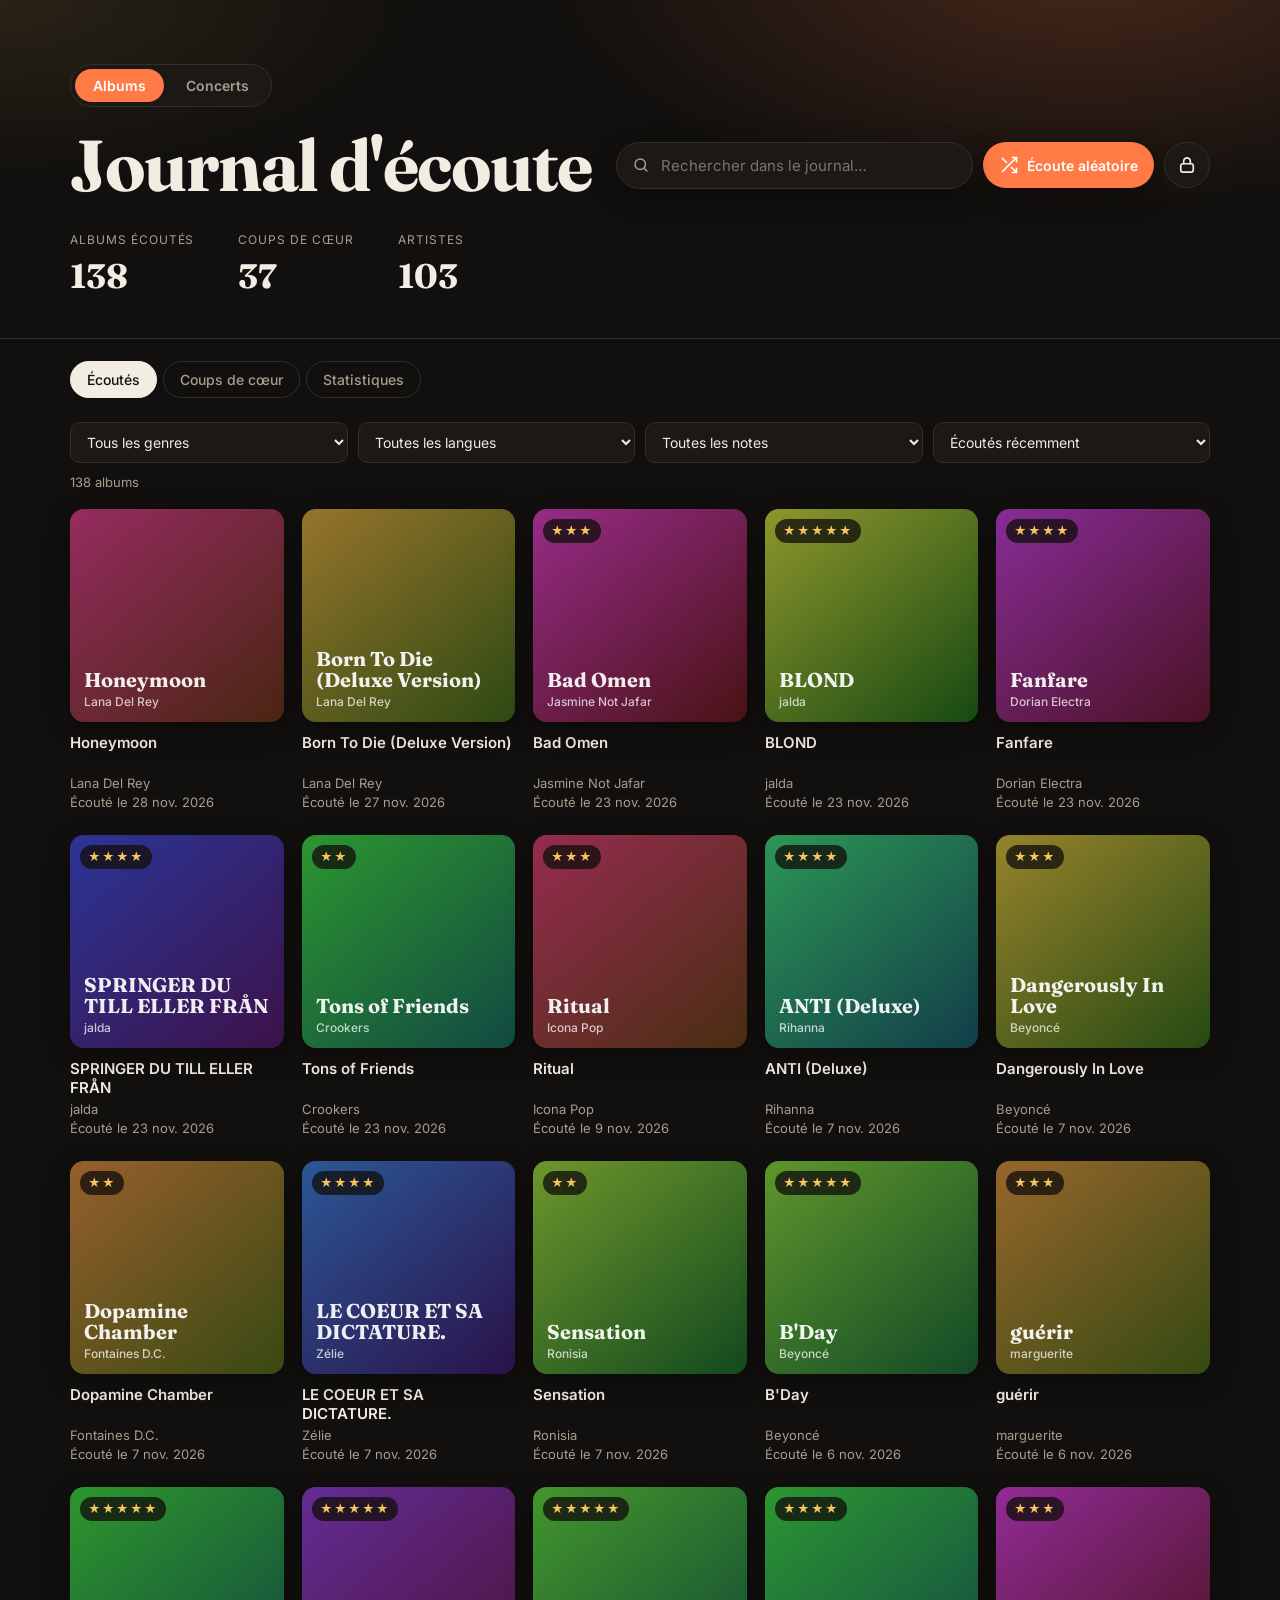
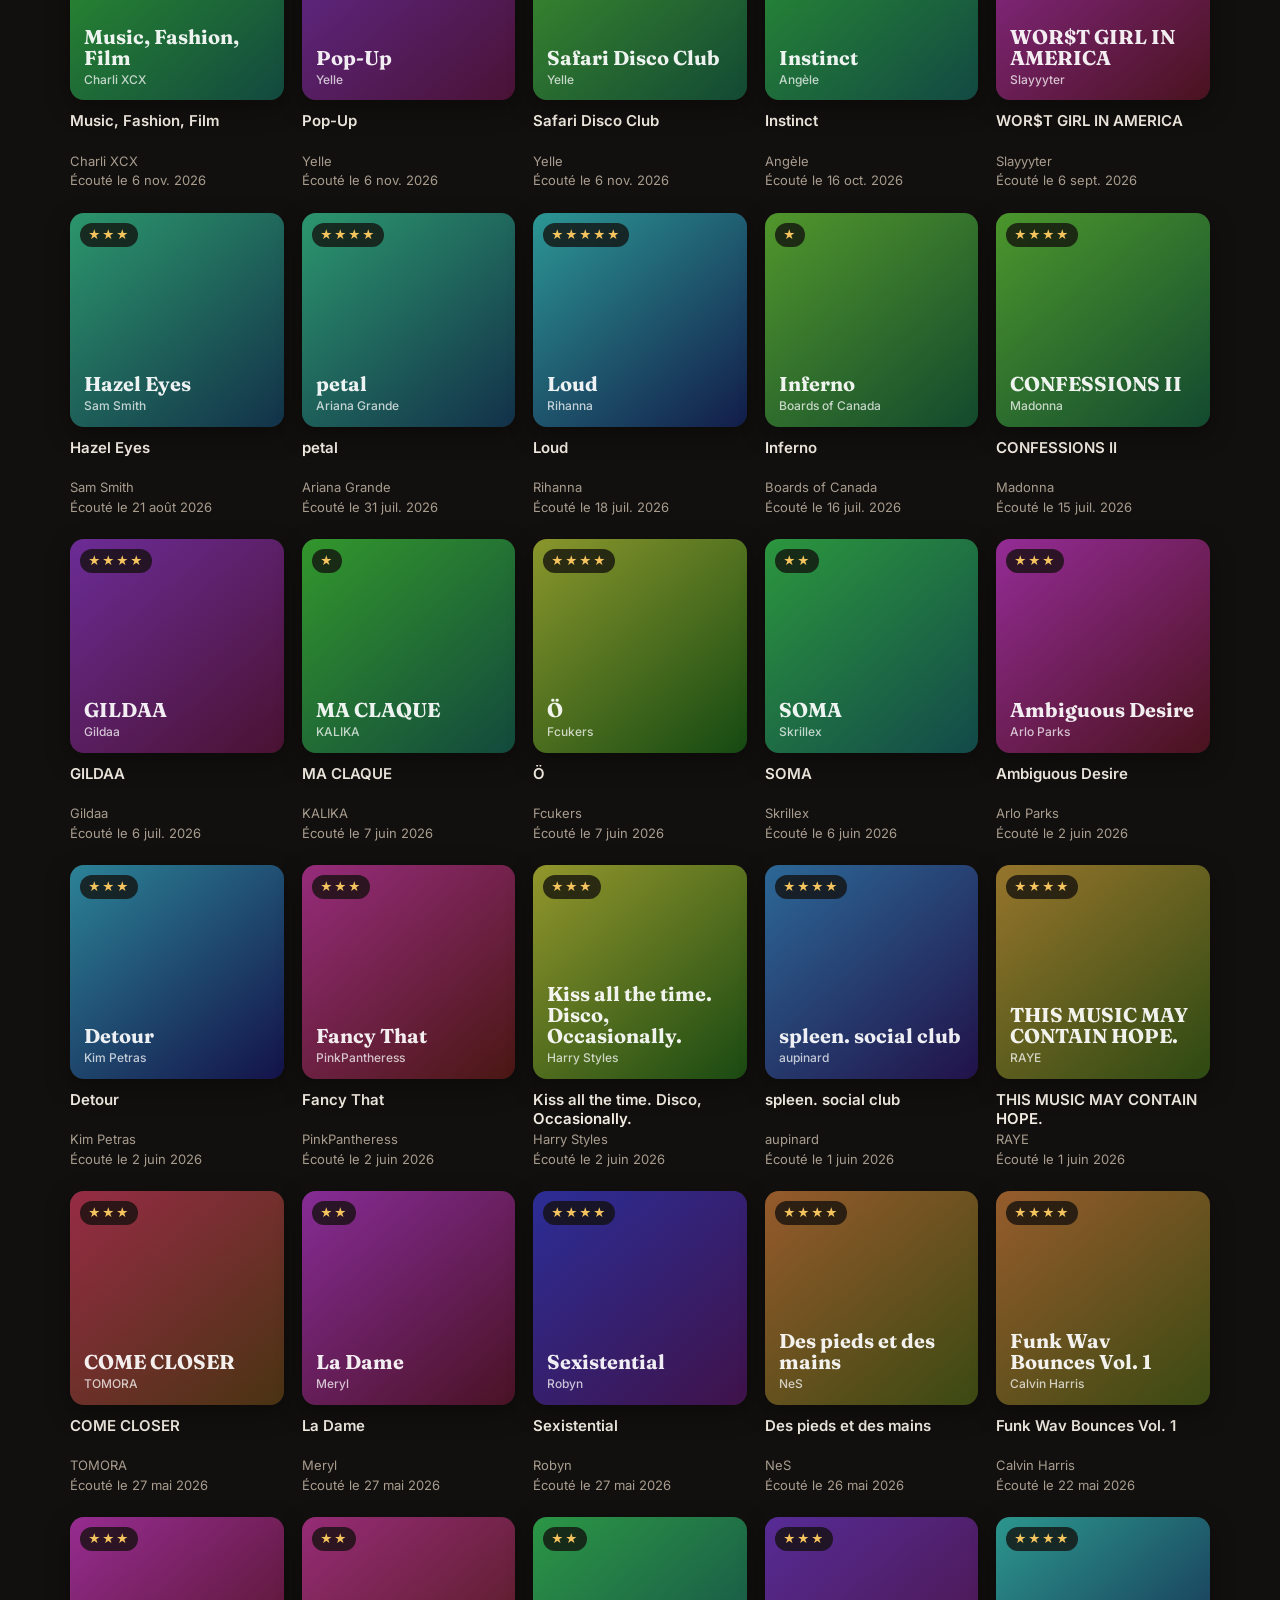
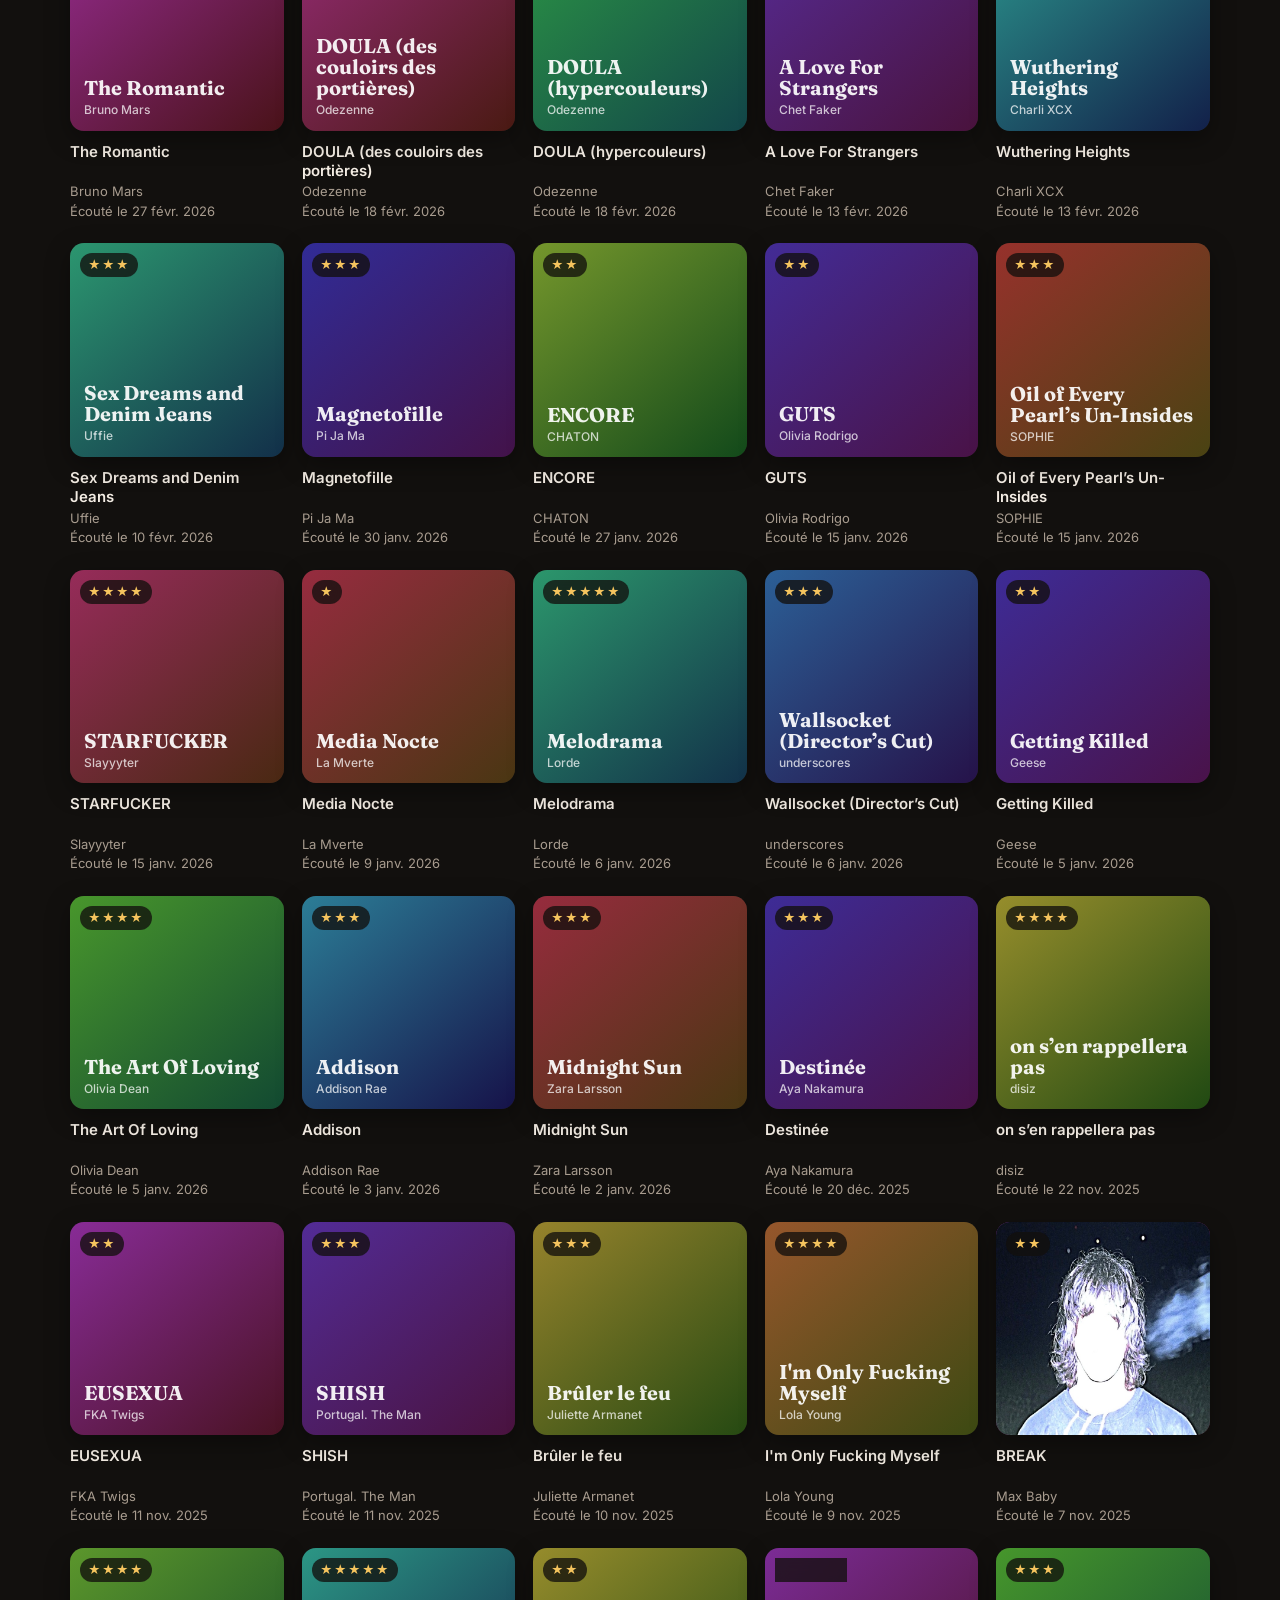
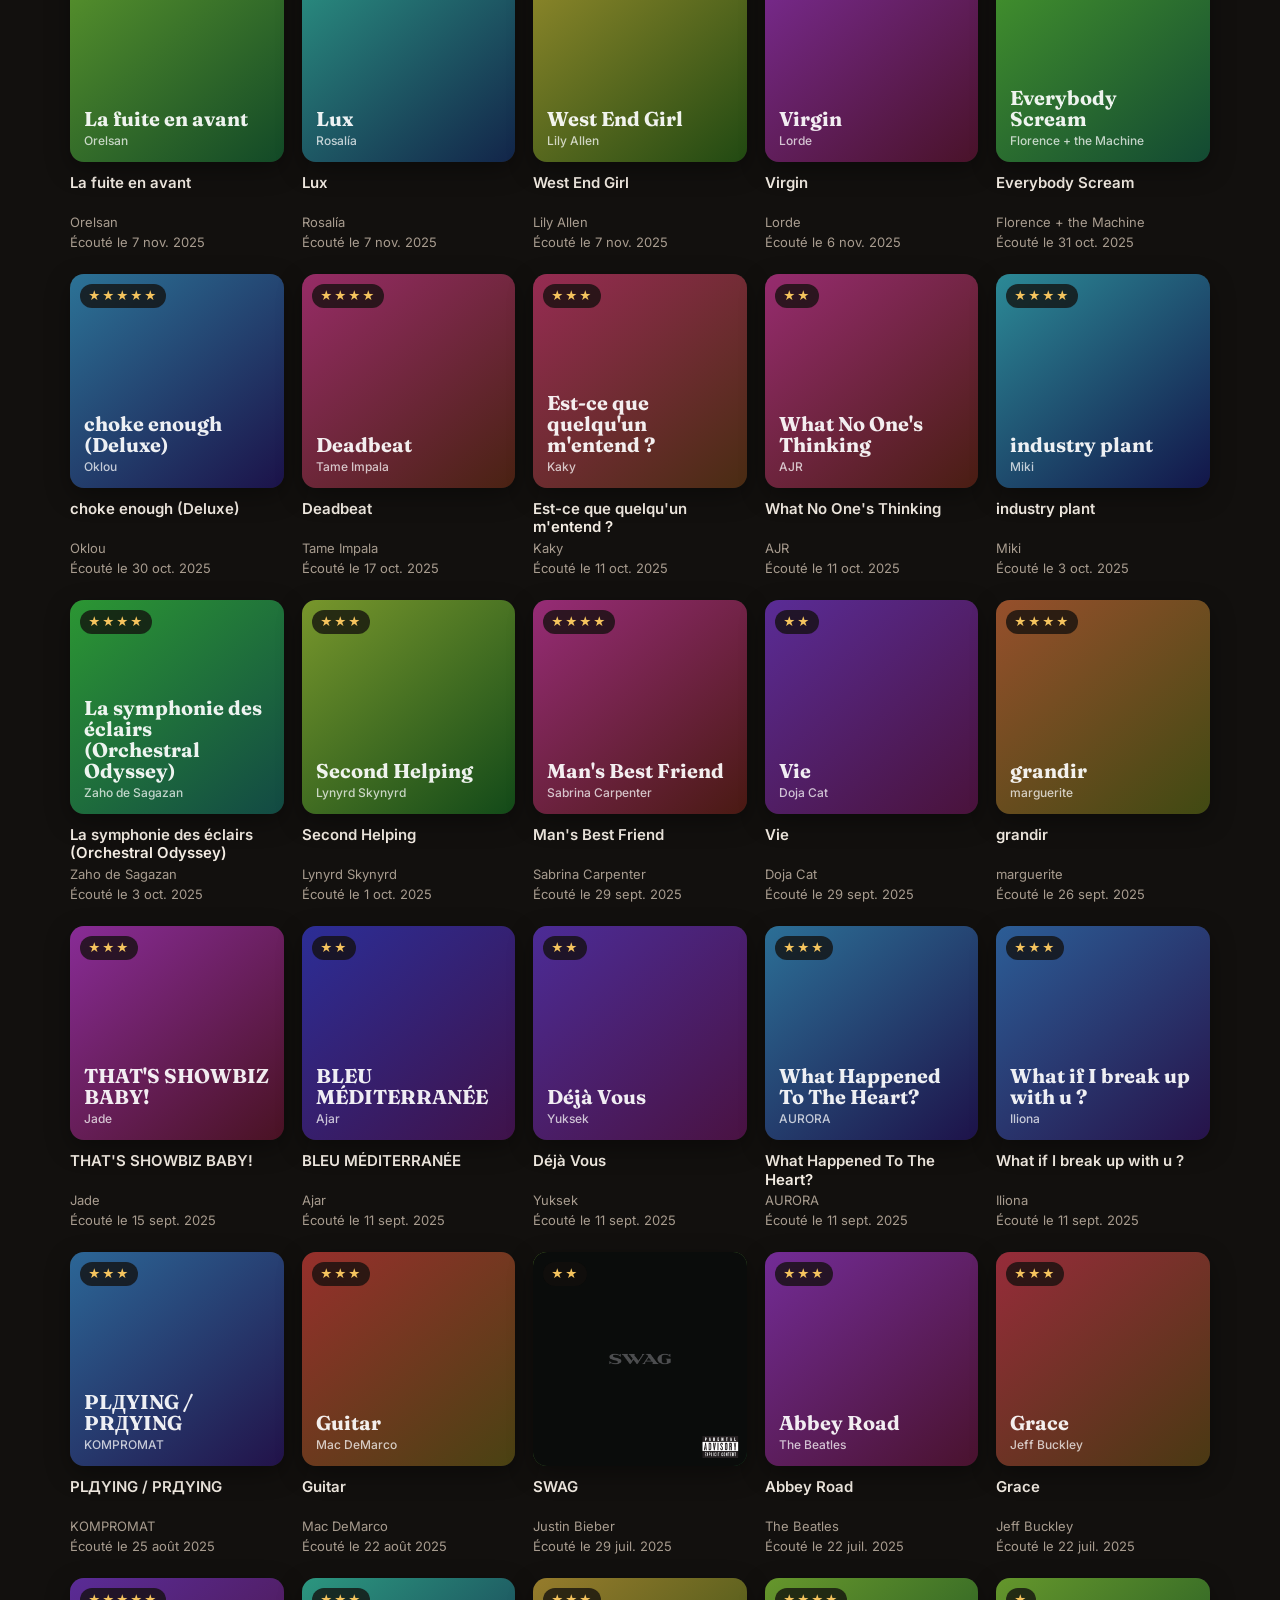
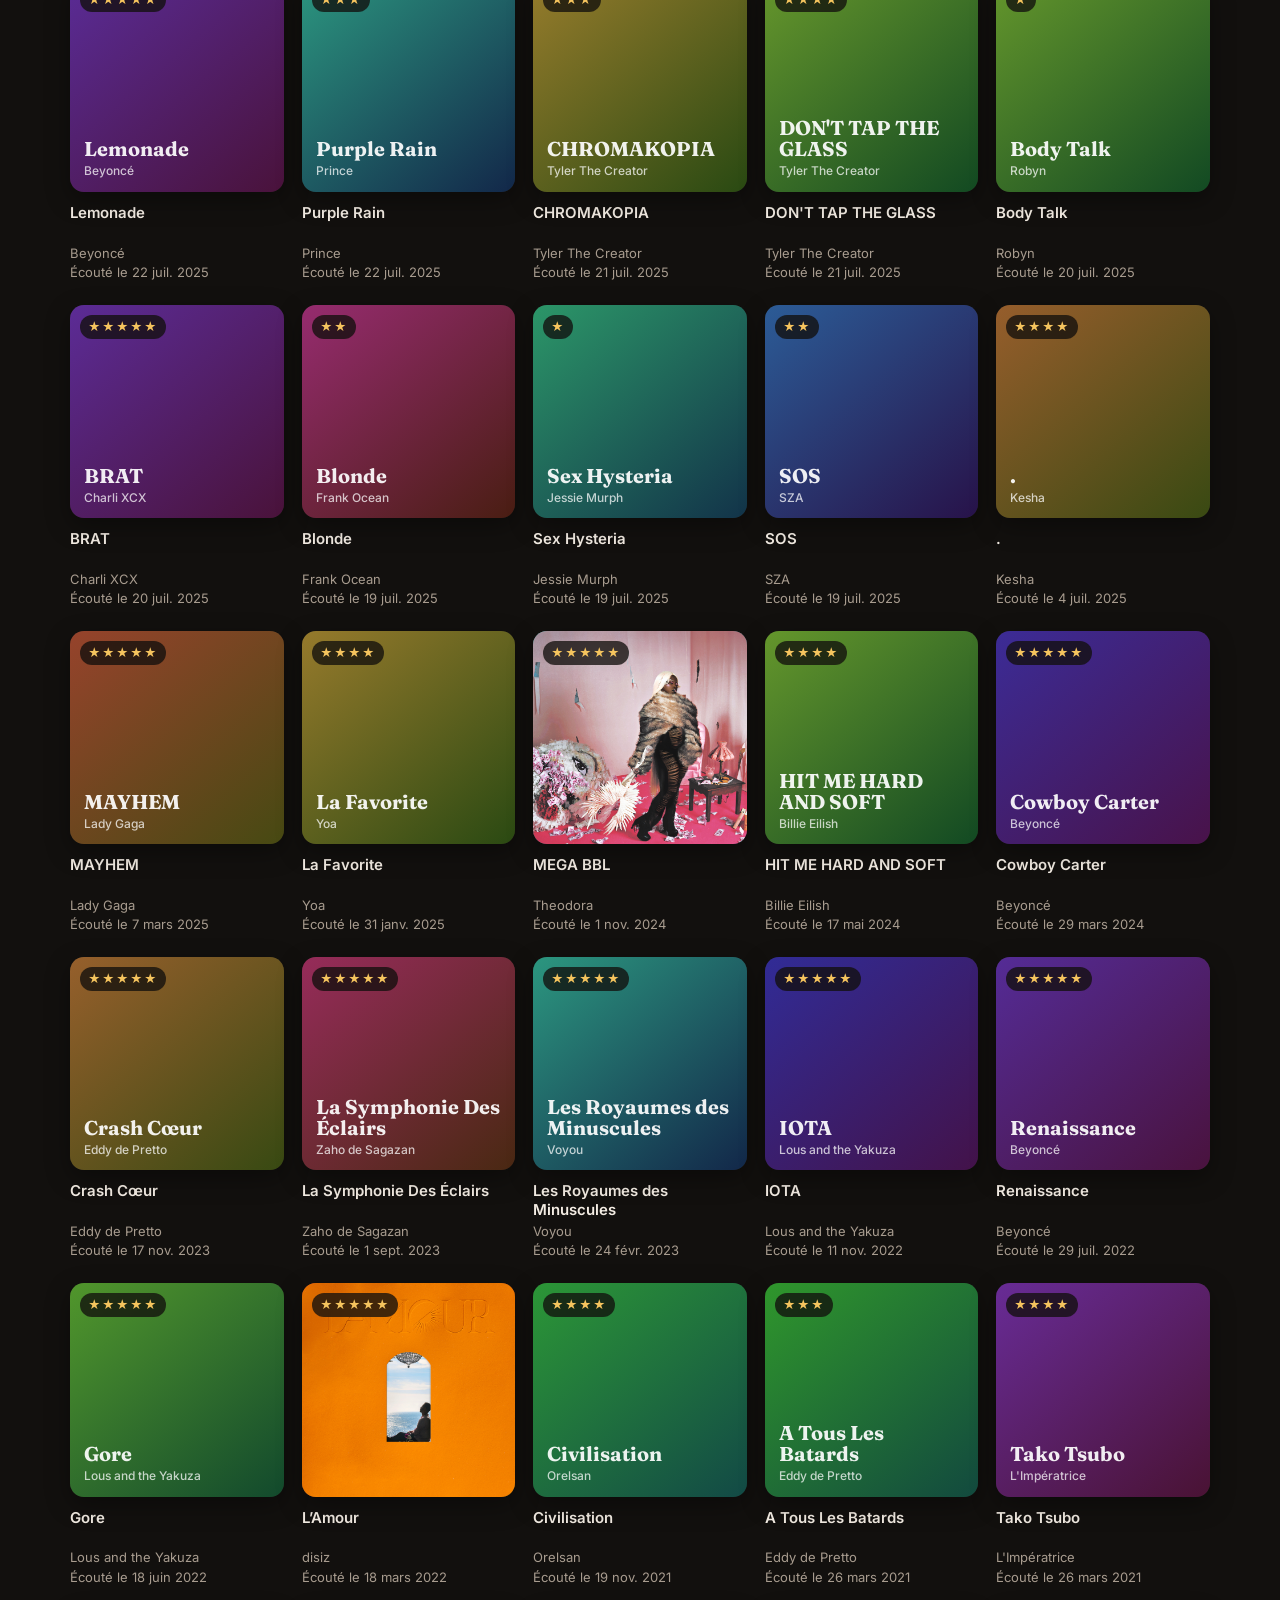
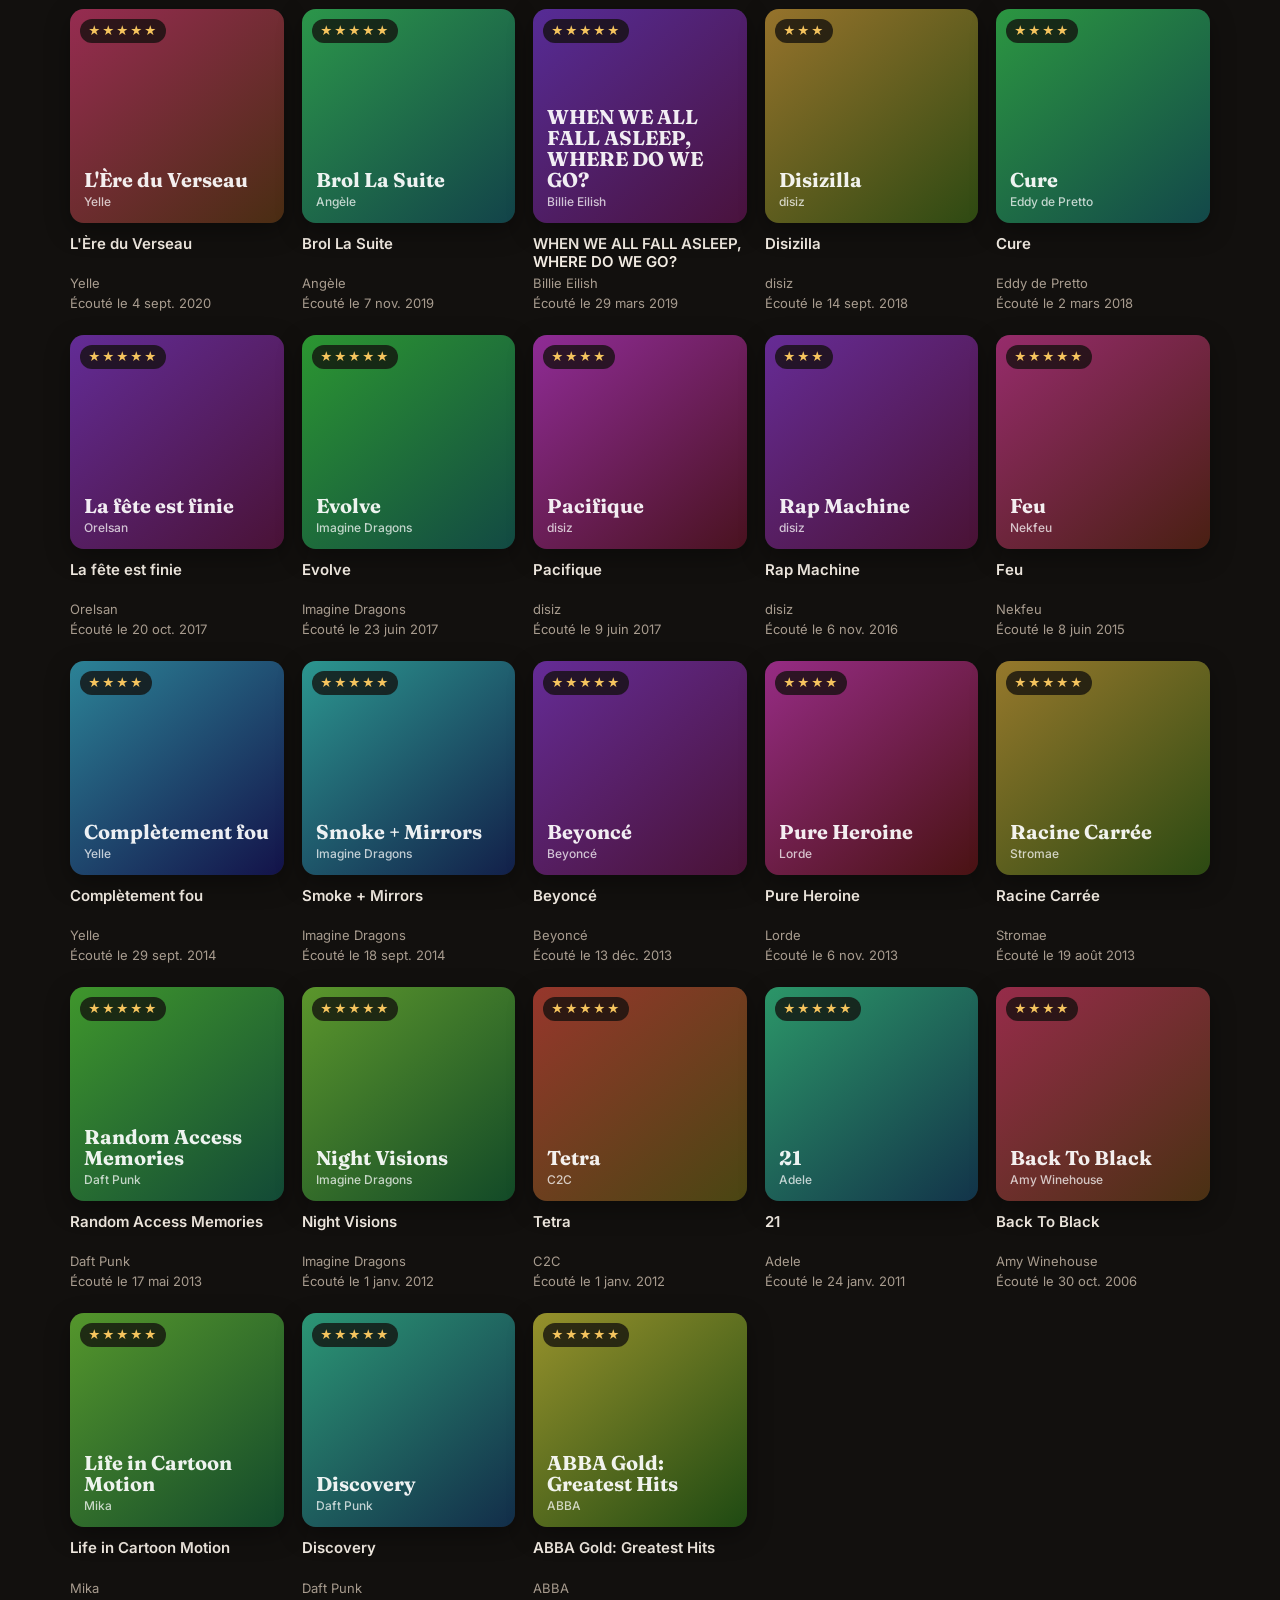
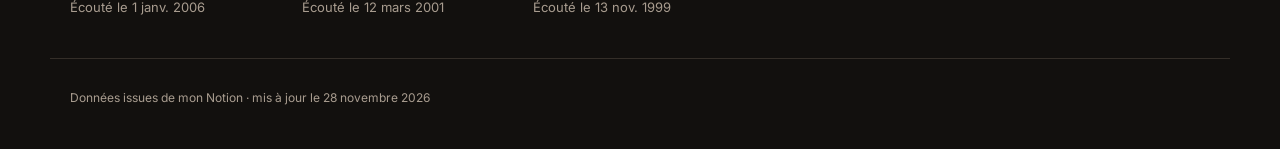
<file: index.html>
<!doctype html>
<html lang="fr">
<head>
  <meta charset="utf-8">
  <meta name="viewport" content="width=device-width, initial-scale=1">
  <meta name="robots" content="noindex">
  <title>Journal d'écoute</title>
  <meta name="description" content="Récap de mes écoutes d'albums : notes et coups de cœur.">
  <link rel="preconnect" href="https://fonts.googleapis.com">
  <link rel="preconnect" href="https://fonts.gstatic.com" crossorigin>
  <link href="https://fonts.googleapis.com/css2?family=Fraunces:opsz,wght@9..144,500;9..144,700&family=Inter:wght@400;500;600&display=swap" rel="stylesheet">
  <script src="assets/theme.js?v=1"></script>
  <script src="assets/auth.js?v=20261108b"></script>
  <link rel="stylesheet" href="assets/style.css?v=20261110b">
  <link rel="manifest" href="manifest.webmanifest">
  <meta name="theme-color" content="#12100e">
  <link rel="apple-touch-icon" href="assets/icons/apple-touch-icon.png">
  <link rel="icon" href="data:image/svg+xml,<svg xmlns='http://www.w3.org/2000/svg' viewBox='0 0 100 100'><text y='.9em' font-size='90'>💿</text></svg>">
</head>
<body>
  <header class="hero">
    <div class="wrap">
      <nav class="switch" aria-label="Section du site">
        <a href="index.html" aria-current="page">Albums</a>
        <a href="concerts.html">Concerts</a>
      </nav>
      <div class="hero-top">
        <h1>Journal d'écoute</h1>
        <div class="hero-actions">
          <div class="search" role="search">
            <svg viewBox="0 0 24 24" width="18" height="18" aria-hidden="true"><circle cx="11" cy="11" r="7" fill="none" stroke="currentColor" stroke-width="2"/><path d="m20 20-4-4" stroke="currentColor" stroke-width="2" stroke-linecap="round"/></svg>
            <input id="search" type="search" placeholder="Rechercher un album ou un artiste…" autocomplete="off" aria-label="Rechercher un album" aria-controls="sresults">
            <div id="sresults" class="sresults" hidden></div>
          </div>
          <button class="random-btn" id="random-btn" type="button"><svg viewBox="0 0 24 24" width="20" height="20" aria-hidden="true"><path d="M16 3h5v5M4 20 21 3M21 16v5h-5M15 15l6 6M4 4l5 5" fill="none" stroke="currentColor" stroke-width="2" stroke-linecap="round" stroke-linejoin="round"/></svg><span>Écoute aléatoire</span></button>
          <a class="icon-btn priv" href="reglages.html" title="Réglages" aria-label="Réglages"><svg viewBox="0 0 24 24" width="20" height="20" aria-hidden="true"><circle cx="12" cy="12" r="3" fill="none" stroke="currentColor" stroke-width="2"/><path d="M19.4 15a1.7 1.7 0 0 0 .3 1.8l.1.1a2 2 0 1 1-2.8 2.8l-.1-.1a1.7 1.7 0 0 0-1.8-.3 1.7 1.7 0 0 0-1 1.5V21a2 2 0 1 1-4 0v-.1a1.7 1.7 0 0 0-1.1-1.5 1.7 1.7 0 0 0-1.8.3l-.1.1a2 2 0 1 1-2.8-2.8l.1-.1a1.7 1.7 0 0 0 .3-1.8 1.7 1.7 0 0 0-1.5-1H3a2 2 0 1 1 0-4h.1a1.7 1.7 0 0 0 1.5-1.1 1.7 1.7 0 0 0-.3-1.8l-.1-.1a2 2 0 1 1 2.8-2.8l.1.1a1.7 1.7 0 0 0 1.8.3H9a1.7 1.7 0 0 0 1-1.5V3a2 2 0 1 1 4 0v.1a1.7 1.7 0 0 0 1 1.5 1.7 1.7 0 0 0 1.8-.3l.1-.1a2 2 0 1 1 2.8 2.8l-.1.1a1.7 1.7 0 0 0-.3 1.8V9a1.7 1.7 0 0 0 1.5 1H21a2 2 0 1 1 0 4h-.1a1.7 1.7 0 0 0-1.5 1Z" fill="none" stroke="currentColor" stroke-width="2" stroke-linejoin="round"/></svg></a>
        </div>
      </div>
      <dl class="kpis" id="kpis"></dl>
    </div>
  </header>

  <nav class="tabs wrap" role="tablist">
    <button role="tab" data-view="all" aria-selected="true">Écoutés</button>
    <button role="tab" data-view="fav" aria-selected="false">Coups de cœur</button>
    <button class="priv" role="tab" data-view="todo" aria-selected="false">À écouter</button>
    <button class="priv" role="tab" data-view="reco" aria-selected="false">Conseillés pour Thomas</button>
    <button role="tab" data-view="stats" aria-selected="false">Statistiques</button>
  </nav>

  <main class="wrap">
    <section id="filters" class="filters">
      <select id="genre" aria-label="Genre"><option value="">Tous les genres</option></select>
      <select id="lang" aria-label="Langue"><option value="">Toutes les langues</option></select>
      <select id="rating" aria-label="Note">
        <option value="">Toutes les notes</option>
        <option value="5">★★★★★</option><option value="4">★★★★</option>
        <option value="3">★★★</option><option value="2">★★</option><option value="1">★</option>
      </select>
      <select id="sort" aria-label="Tri">
        <option value="listened">Écoutés récemment</option>
        <option value="listened-asc">Écoutés il y a longtemps</option>
        <option value="rating">Meilleures notes</option>
        <option value="released">Date de sortie</option>
        <option value="artist">Artiste A→Z</option>
      </select>
    </section>

    <p id="count" class="count"></p>
    <section id="grid" class="grid" aria-live="polite"></section>
    <section id="artist" class="artist-view" hidden></section>
    <section id="reco" class="reco" hidden></section>
    <section id="stats" class="stats" hidden></section>
  </main>

  <dialog id="detail" class="detail">
    <button class="close" aria-label="Fermer" onclick="this.closest('dialog').close()">×</button>
    <div id="detail-body"></div>
  </dialog>

  <dialog id="story" class="detail story">
    <button class="close" aria-label="Fermer" onclick="this.closest('dialog').close()">×</button>
    <div id="story-body"></div>
  </dialog>

  <footer class="wrap foot">
    <p>Données issues de mon Notion · <span id="updated"></span></p>
  </footer>

  <div id="toast" class="toast" role="status" aria-live="polite"></div>
  <script src="assets/config.js?v=20261108b"></script>
  <script src="assets/app.js?v=20261108b"></script>
</body>
</html>
</file>
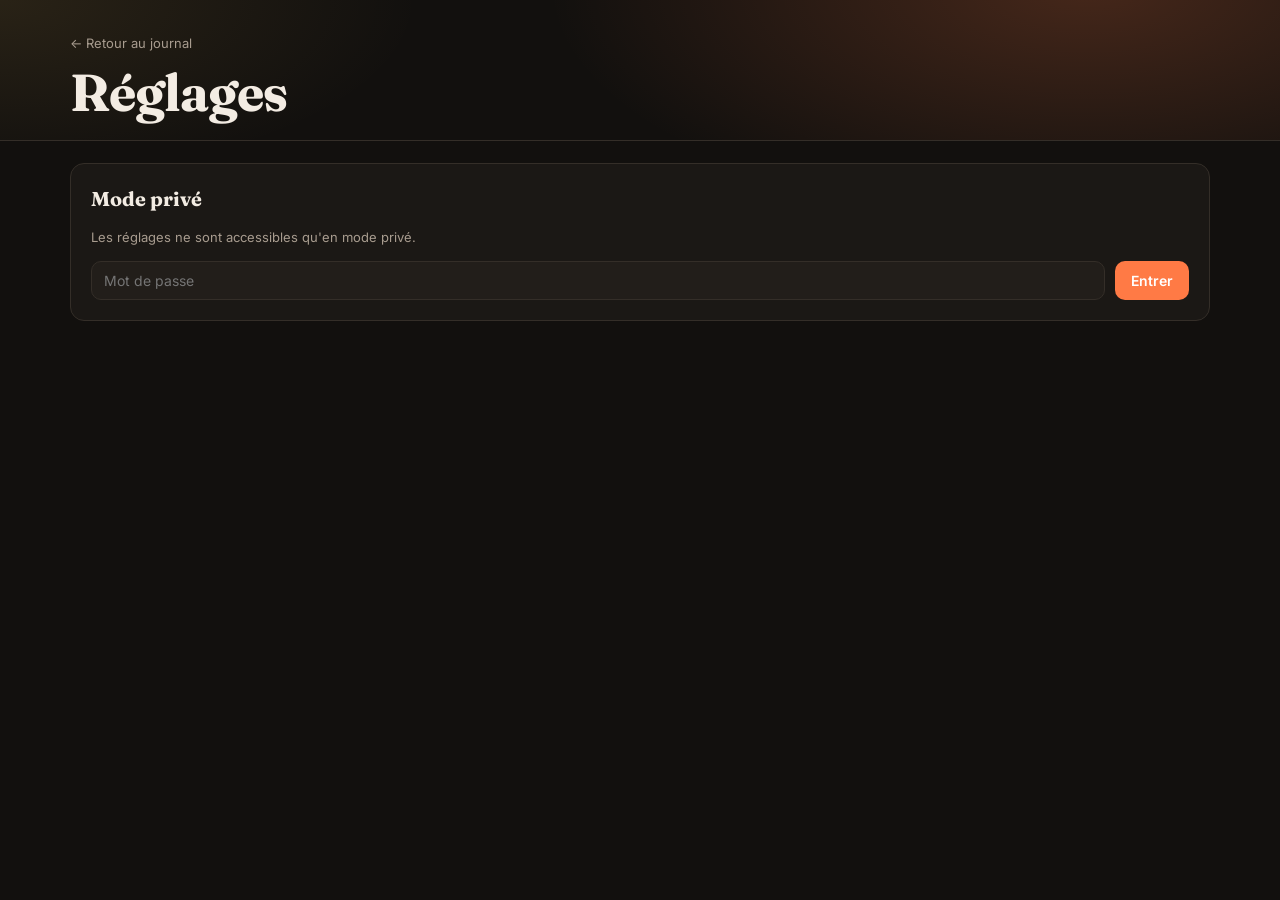
<file: ajouter.html>
<!doctype html>
<html lang="fr">
<head>
  <meta charset="utf-8">
  <meta name="robots" content="noindex">
  <title>Réglages · Journal d'écoute</title>
  <meta http-equiv="refresh" content="0; url=reglages.html">
  <script>location.replace("reglages.html" + location.search + location.hash);</script>
</head>
<body><p><a href="reglages.html">Cette page s'appelle maintenant « Réglages ».</a></p></body>
</html>
</file>
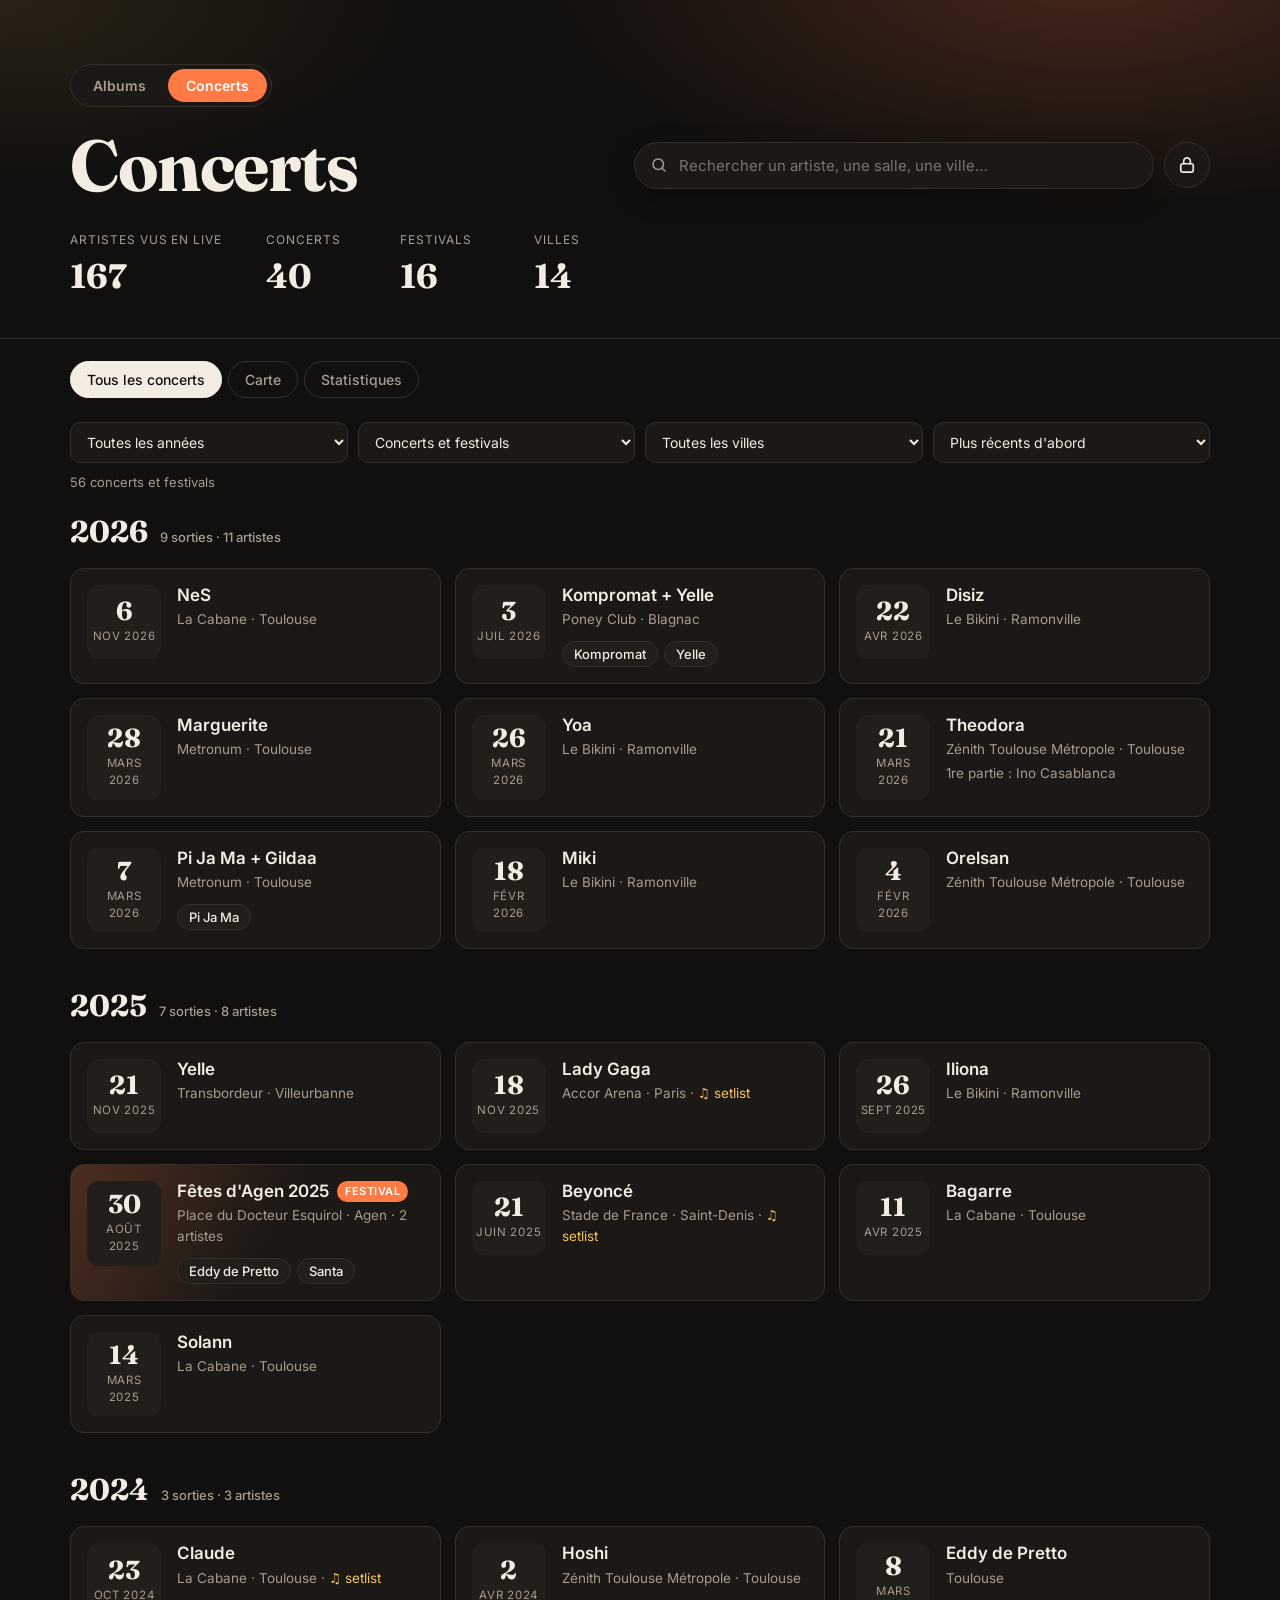
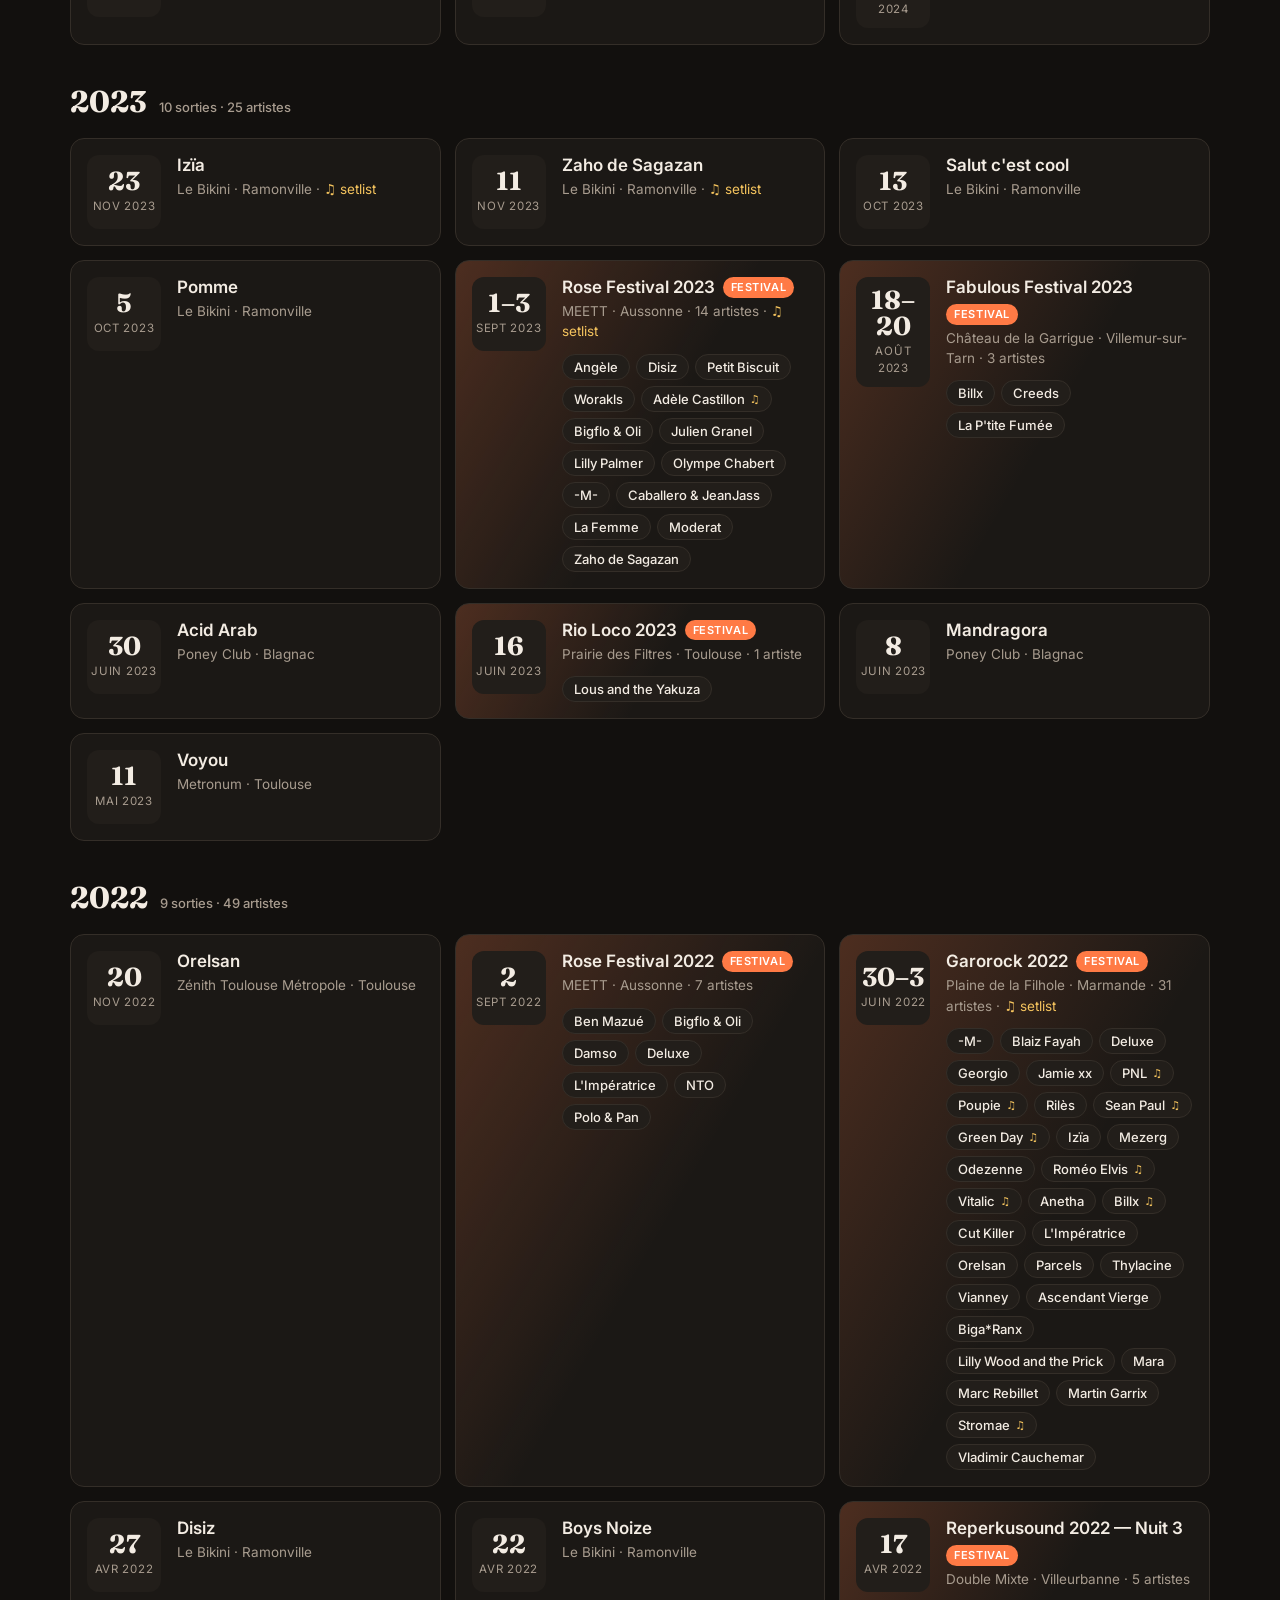
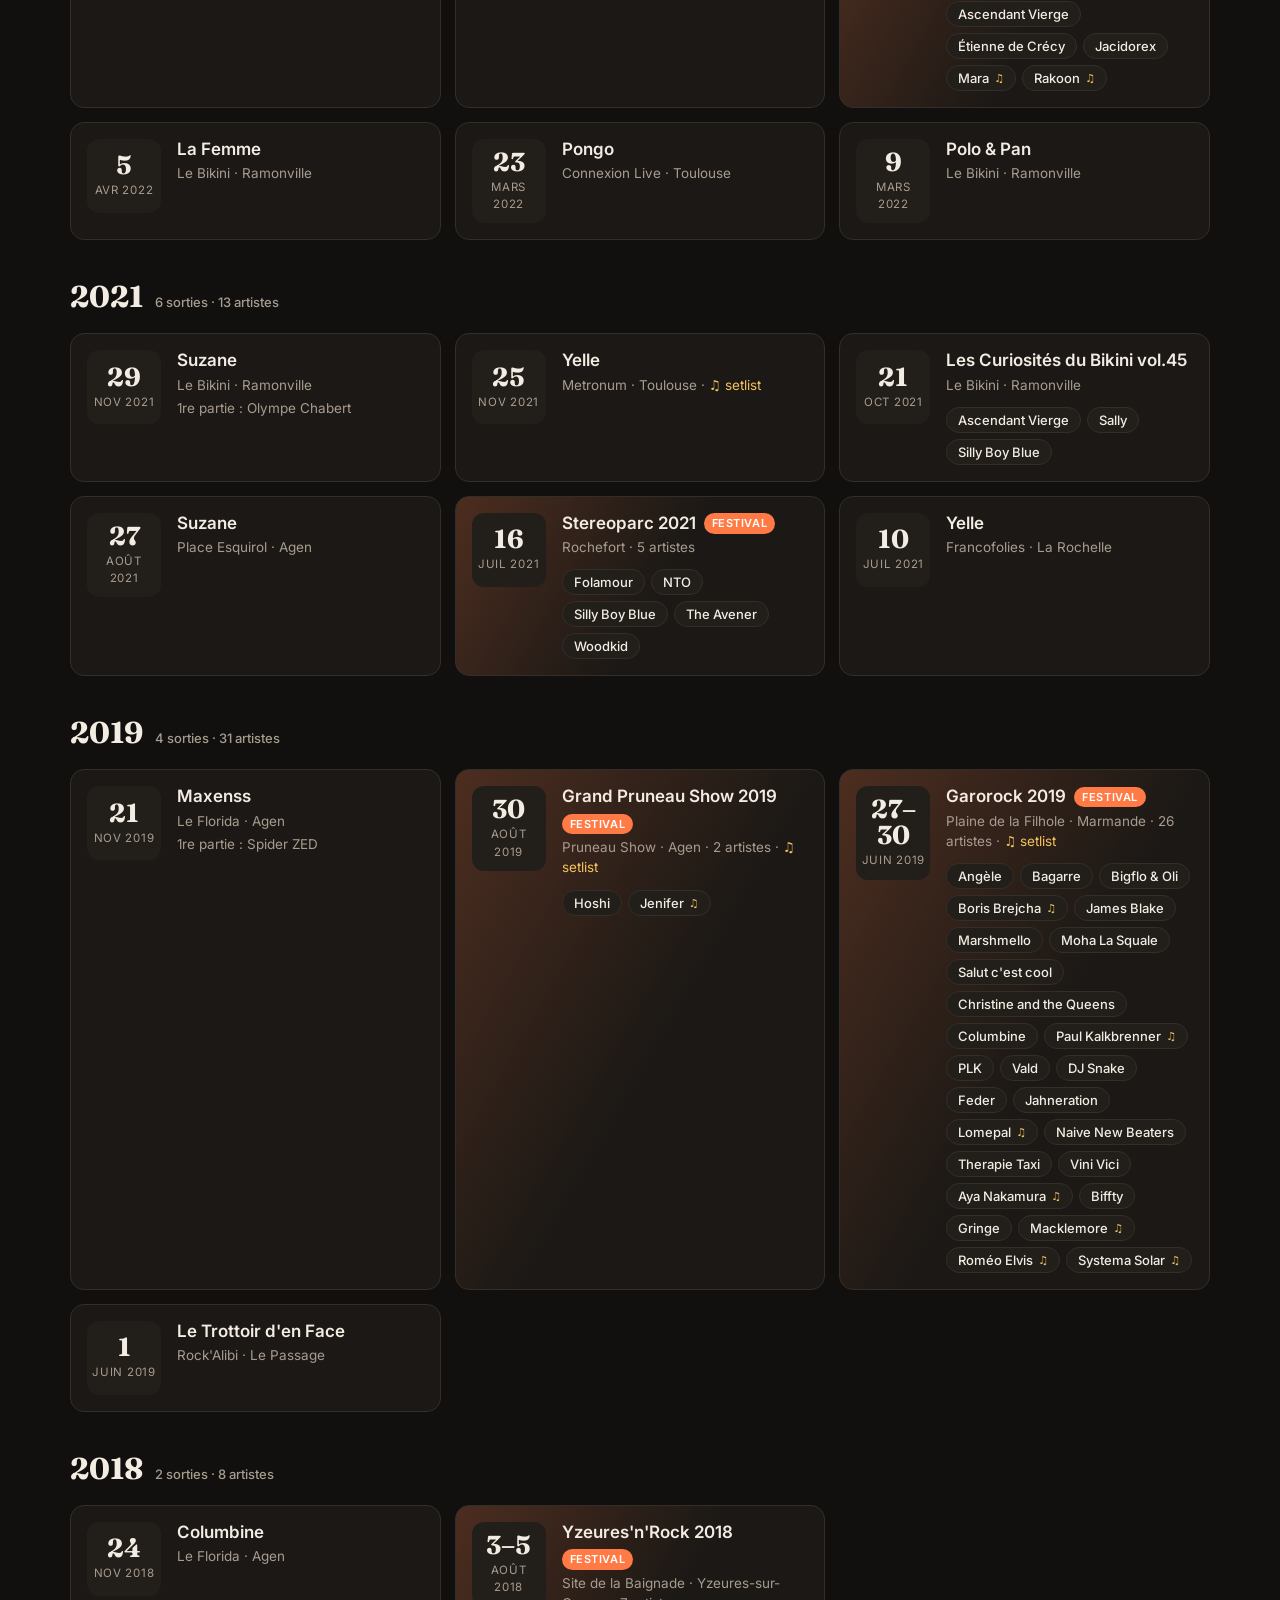
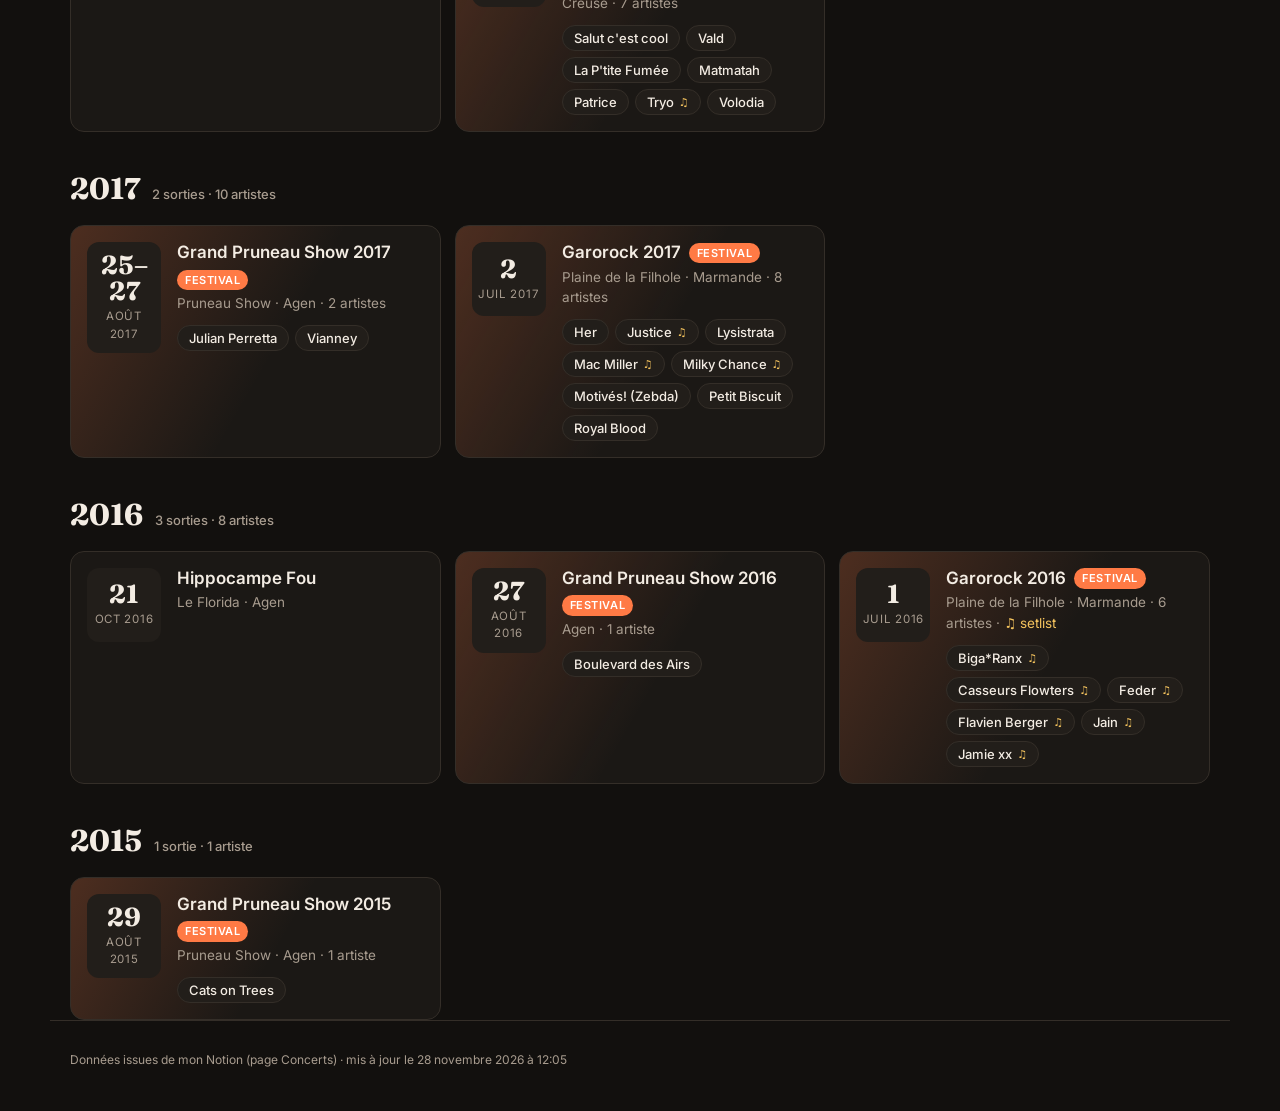
<file: concerts.html>
<!doctype html>
<html lang="fr">
<head>
  <meta charset="utf-8">
  <meta name="viewport" content="width=device-width, initial-scale=1">
  <meta name="robots" content="noindex">
  <title>Concerts · Journal d'écoute</title>
  <meta name="description" content="Récap de mes concerts et festivals : carte, statistiques, artistes vus en live.">
  <link rel="preconnect" href="https://fonts.googleapis.com">
  <link rel="preconnect" href="https://fonts.gstatic.com" crossorigin>
  <link href="https://fonts.googleapis.com/css2?family=Fraunces:opsz,wght@9..144,500;9..144,700&family=Inter:wght@400;500;600&display=swap" rel="stylesheet">
  <script src="assets/theme.js?v=1"></script>
  <script src="assets/auth.js?v=20261108b"></script>
  <link rel="stylesheet" href="assets/style.css?v=20261110b">
  <link rel="stylesheet" href="assets/concerts.css?v=20261108c">
  <link rel="manifest" href="manifest.webmanifest">
  <meta name="theme-color" content="#12100e">
  <link rel="apple-touch-icon" href="assets/icons/apple-touch-icon.png">
  <link rel="icon" href="data:image/svg+xml,<svg xmlns='http://www.w3.org/2000/svg' viewBox='0 0 100 100'><text y='.9em' font-size='90'>🎤</text></svg>">
</head>
<body>
  <header class="hero">
    <div class="wrap">
      <nav class="switch" aria-label="Section du site">
        <a href="index.html">Albums</a>
        <a href="concerts.html" aria-current="page">Concerts</a>
      </nav>
      <div class="hero-top">
        <h1>Concerts</h1>
        <div class="hero-actions">
          <div class="search" role="search">
            <svg viewBox="0 0 24 24" width="18" height="18" aria-hidden="true"><circle cx="11" cy="11" r="7" fill="none" stroke="currentColor" stroke-width="2"/><path d="m20 20-4-4" stroke="currentColor" stroke-width="2" stroke-linecap="round"/></svg>
            <input id="q" type="search" placeholder="Rechercher un artiste, une salle, une ville…" autocomplete="off" aria-label="Rechercher un concert">
          </div>
          <a class="icon-btn priv" href="reglages.html" title="Réglages" aria-label="Réglages"><svg viewBox="0 0 24 24" width="20" height="20" aria-hidden="true"><circle cx="12" cy="12" r="3" fill="none" stroke="currentColor" stroke-width="2"/><path d="M19.4 15a1.7 1.7 0 0 0 .3 1.8l.1.1a2 2 0 1 1-2.8 2.8l-.1-.1a1.7 1.7 0 0 0-1.8-.3 1.7 1.7 0 0 0-1 1.5V21a2 2 0 1 1-4 0v-.1a1.7 1.7 0 0 0-1.1-1.5 1.7 1.7 0 0 0-1.8.3l-.1.1a2 2 0 1 1-2.8-2.8l.1-.1a1.7 1.7 0 0 0 .3-1.8 1.7 1.7 0 0 0-1.5-1H3a2 2 0 1 1 0-4h.1a1.7 1.7 0 0 0 1.5-1.1 1.7 1.7 0 0 0-.3-1.8l-.1-.1a2 2 0 1 1 2.8-2.8l.1.1a1.7 1.7 0 0 0 1.8.3H9a1.7 1.7 0 0 0 1-1.5V3a2 2 0 1 1 4 0v.1a1.7 1.7 0 0 0 1 1.5 1.7 1.7 0 0 0 1.8-.3l.1-.1a2 2 0 1 1 2.8 2.8l-.1.1a1.7 1.7 0 0 0-.3 1.8V9a1.7 1.7 0 0 0 1.5 1H21a2 2 0 1 1 0 4h-.1a1.7 1.7 0 0 0-1.5 1Z" fill="none" stroke="currentColor" stroke-width="2" stroke-linejoin="round"/></svg></a>
        </div>
      </div>
      <dl class="kpis" id="kpis"></dl>
    </div>
  </header>

  <nav class="tabs wrap" role="tablist">
    <button role="tab" data-view="list" aria-selected="true">Tous les concerts</button>
    <button role="tab" data-view="map" aria-selected="false">Carte</button>
    <button role="tab" data-view="stats" aria-selected="false">Statistiques</button>
    <button class="priv" role="tab" data-view="wish" aria-selected="false">Wantlist <span class="tab-n" id="wish-n"></span></button>
    <button class="priv" role="tab" data-view="todo" aria-selected="false">Artistes non complétés <span class="tab-n" id="todo-n"></span></button>
  </nav>

  <main class="wrap">
    <section id="filters" class="filters c-filters">
      <select id="f-year" aria-label="Année"><option value="">Toutes les années</option></select>
      <select id="f-type" aria-label="Type">
        <option value="">Concerts et festivals</option>
        <option value="Concert">Concerts</option>
        <option value="Festival">Festivals</option>
      </select>
      <select id="f-city" aria-label="Ville"><option value="">Toutes les villes</option></select>
      <select id="f-sort" aria-label="Tri">
        <option value="desc">Plus récents d'abord</option>
        <option value="asc">Plus anciens d'abord</option>
      </select>
    </section>
    <p id="count" class="count"></p>
    <section id="list" class="c-list" aria-live="polite"></section>
    <section id="map-view" class="c-map-view" hidden>
      <div id="map" class="c-map" role="region" aria-label="Carte des salles de concert"></div>
      <div id="venues" class="c-venues"></div>
    </section>
    <section id="stats" class="stats" hidden></section>
    <section id="wish" class="c-wish" hidden></section>
    <section id="todo" class="c-todo" hidden></section>
  </main>

  <dialog id="detail" class="detail c-detail">
    <button class="close" aria-label="Fermer" onclick="this.closest('dialog').close()">×</button>
    <div id="detail-body"></div>
  </dialog>
  <datalist id="dl-venues"></datalist>
  <datalist id="dl-cities"></datalist>
  <datalist id="dl-artists"></datalist>

  <footer class="wrap foot">
    <p>Données issues de mon Notion (page Concerts) · <span id="updated"></span></p>
  </footer>

  <div id="toast" class="toast" role="status" aria-live="polite"></div>
  <script src="assets/config.js?v=20261108b"></script>
  <script src="assets/concert-media.js?v=20261108c"></script>
  <script src="assets/concerts.js?v=20261108c"></script>
</body>
</html>
</file>
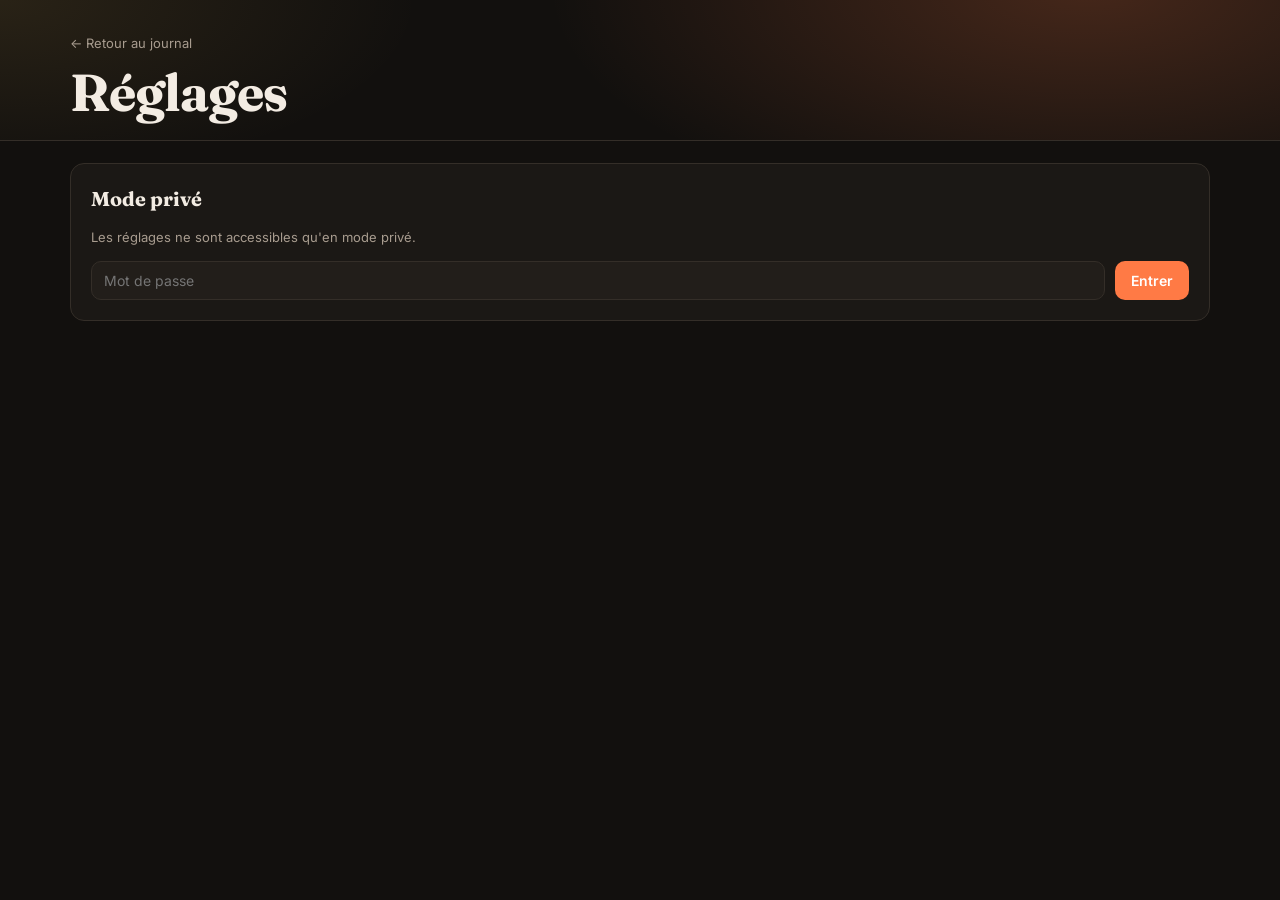
<file: reglages.html>
<!doctype html>
<html lang="fr">
<head>
  <meta charset="utf-8">
  <meta name="viewport" content="width=device-width, initial-scale=1">
  <meta name="robots" content="noindex">
  <title>Réglages · Journal d'écoute</title>
  <link rel="preconnect" href="https://fonts.googleapis.com">
  <link rel="preconnect" href="https://fonts.gstatic.com" crossorigin>
  <link href="https://fonts.googleapis.com/css2?family=Fraunces:opsz,wght@9..144,500;9..144,700&family=Inter:wght@400;500;600&display=swap" rel="stylesheet">
  <script src="assets/theme.js?v=1"></script>
  <script src="assets/auth.js?v=20261108b"></script>
  <link rel="stylesheet" href="assets/style.css?v=20261110b">
  <link rel="stylesheet" href="assets/admin.css?v=4">
  <link rel="manifest" href="manifest.webmanifest">
  <meta name="theme-color" content="#12100e">
  <link rel="apple-touch-icon" href="assets/icons/apple-touch-icon.png">
  <link rel="icon" href="data:image/svg+xml,<svg xmlns='http://www.w3.org/2000/svg' viewBox='0 0 100 100'><text y='.9em' font-size='90'>💿</text></svg>">
</head>
<body>
  <header class="hero small">
    <div class="wrap">
      <a class="back" href="./">← Retour au journal</a>
      <h1>Réglages</h1>
    </div>
  </header>

  <main class="wrap admin">
    <section id="login" class="panel" hidden>
      <h3>Mode privé</h3>
      <p class="hint">Les réglages ne sont accessibles qu'en mode privé.</p>
      <form id="login-form" class="row">
        <input id="password" type="password" placeholder="Mot de passe" autocomplete="current-password" required aria-label="Mot de passe">
        <button class="btn">Entrer</button>
      </form>
    </section>

    <div id="app" hidden>
      <section class="panel">
        <h3>Apparence</h3>
        <div class="seg" role="radiogroup" aria-label="Thème" id="theme">
          <label><input type="radio" name="theme" value="dark"> Sombre</label>
          <label><input type="radio" name="theme" value="light"> Clair</label>
          <label><input type="radio" name="theme" value="auto"> Automatique</label>
        </div>
        <p class="hint">« Automatique » suit le réglage de ton appareil. Le choix est retenu sur cet appareil.</p>
      </section>

      <section class="panel">
        <h3>Spotify et Notion</h3>
        <p id="status" class="hint">Vérification…</p>
        <a class="btn ghost link-btn" href="https://www.notion.so/16ca7bc0f6df8014bdb3c1cd5cc59813" target="_blank" rel="noopener">Ouvrir mon Notion « Suivi d'écoutes » ↗</a>
      </section>

      <section class="panel" id="rate-panel">
        <h3>À noter</h3>
        <p class="hint">Les albums cochés « Écouté » sans note, et ceux que tu as écoutés en entier sur Spotify sans qu'ils soient dans ta base.</p>
        <div id="to-rate" class="todo"></div>
        <h4 class="sub-h" id="heard-title" hidden>Écoutés en entier sur Spotify, pas encore dans ta base</h4>
        <div id="heard" class="todo"></div>
      </section>

      <section class="panel">
        <h3>Mode privé</h3>
        <p class="hint">Tu es connecté sur cet appareil : avis, albums à écouter, conseils, wantlist et modifications sont visibles. Les visiteurs voient la version publique, en consultation seule.</p>
        <button class="btn ghost" type="button" id="logout">Se déconnecter</button>
      </section>

      <section class="panel" id="migrate">
        <h3>Remplacer les liens par Spotify</h3>
        <p class="hint">Cherche sur Spotify chaque album de la base qui n'a pas encore de lien Spotify. Rien n'est modifié avant que tu valides : décoche les correspondances fausses.</p>
        <button class="btn" type="button" id="m-start">Chercher les correspondances</button>
        <p class="hint" id="m-progress"></p>
        <div id="m-list" class="mlist"></div>
        <button class="btn" type="button" id="m-apply" hidden></button>
      </section>
    </div>
  </main>

  <div id="toast" class="toast" role="status" aria-live="polite"></div>
  <script src="assets/config.js?v=20261108b"></script>
  <script src="assets/admin.js?v=5"></script>
</body>
</html>
</file>
<file: assets/style.css>
:root {
  --bg: #12100e;
  --bg-2: #1b1815;
  --card: #221e1a;
  --line: #342e28;
  --text: #f3ece3;
  --muted: #a89c8f;
  --accent: #ff7a45;
  --gold: #f5c45e;
  --radius: 14px;
  --serif: "Fraunces", Georgia, serif;
  --sans: "Inter", system-ui, -apple-system, sans-serif;
  --on-accent: #fff;
  --shadow: rgba(0,0,0,.35);
  --hero-a: rgba(255,122,69,.22);
  --hero-b: rgba(245,196,94,.10);
  color-scheme: dark;
}
/* Mode clair (Réglages → Apparence) */
:root[data-theme="light"] {
  --bg: #f6f2ec;
  --bg-2: #ffffff;
  --card: #ede6dc;
  --line: #ddd2c4;
  --text: #1f1a15;
  --muted: #6b6056;
  --accent: #d9541f;
  --gold: #a87a06;
  --shadow: rgba(60,40,20,.16);
  --hero-a: rgba(255,122,69,.18);
  --hero-b: rgba(245,196,94,.18);
  color-scheme: light;
}

* { box-sizing: border-box; }
[hidden] { display: none !important; }
html { -webkit-text-size-adjust: 100%; }
body {
  margin: 0;
  background: var(--bg);
  color: var(--text);
  font-family: var(--sans);
  font-size: 15px;
  line-height: 1.5;
}
.wrap { max-width: 1180px; margin: 0 auto; padding: 0 20px; }

/* ---------- Hero ---------- */
.hero {
  padding: 64px 0 36px;
  background:
    radial-gradient(900px 400px at 85% -10%, var(--hero-a), transparent 60%),
    radial-gradient(700px 300px at 0% 0%, var(--hero-b), transparent 60%);
  border-bottom: 1px solid var(--line);
}
.eyebrow { text-transform: uppercase; letter-spacing: .18em; font-size: 12px; color: var(--accent); margin: 0 0 10px; font-weight: 600; }
h1 { font-family: var(--serif); font-weight: 700; font-size: clamp(38px, 7vw, 72px); line-height: 1; margin: 0; letter-spacing: -.02em; }
h1 em { font-style: italic; font-weight: 500; color: var(--gold); }
.hero-top { display: flex; align-items: center; justify-content: space-between; gap: 16px 24px; flex-wrap: wrap; margin-bottom: 30px; }
.btn.listen-btn { color: #fff; margin-top: 0; font-size: 16px; padding: 13px 22px; border-radius: 999px; box-shadow: 0 8px 24px rgba(255,122,69,.25); transition: transform .15s; }
.listen-btn:hover { transform: translateY(-2px); }
.lede { color: var(--muted); max-width: 520px; margin: 14px 0 28px; font-size: 16px; }

.kpis { display: flex; flex-wrap: wrap; gap: 28px 44px; margin: 0; }
.kpis div { min-width: 90px; }
.kpis dt { color: var(--muted); font-size: 12px; text-transform: uppercase; letter-spacing: .08em; }
.kpis dd { margin: 2px 0 0; font-family: var(--serif); font-size: 34px; font-weight: 700; }

/* ---------- Tabs ---------- */
.tabs { display: flex; gap: 6px; padding-top: 22px; padding-bottom: 6px; overflow-x: auto; position: sticky; top: 0; z-index: 5; background: var(--bg); }
.tabs button {
  background: transparent; color: var(--muted); border: 1px solid var(--line);
  padding: 9px 16px; border-radius: 999px; font: 500 14px var(--sans); cursor: pointer; white-space: nowrap;
}
.tabs button[aria-selected="true"] { background: var(--text); color: var(--bg); border-color: var(--text); }
.tabs button:hover:not([aria-selected="true"]) { color: var(--text); border-color: var(--muted); }

/* ---------- Filters ---------- */
.filters { display: grid; grid-template-columns: repeat(4, 1fr); gap: 10px; margin: 18px 0 8px; }
.filters input, .filters select {
  width: 100%; background: var(--bg-2); color: var(--text); border: 1px solid var(--line);
  border-radius: 10px; padding: 10px 12px; font: 14px var(--sans); min-width: 0;
}
.filters input:focus, .filters select:focus { outline: 2px solid var(--accent); outline-offset: 1px; }
.count { color: var(--muted); font-size: 13px; margin: 10px 0 16px; }

/* ---------- Grid ---------- */
.grid { display: grid; grid-template-columns: repeat(auto-fill, minmax(178px, 1fr)); gap: 22px 18px; padding-bottom: 40px; }
.card { background: none; border: 0; padding: 0; text-align: left; color: inherit; cursor: pointer; font: inherit;
  display: flex; flex-direction: column; align-items: stretch; height: 100%; }
.card .pills { margin-top: auto; padding-top: 8px; display: flex; flex-wrap: wrap; gap: 6px; }
.card .pills .pill-btn { margin-top: 0; }
.cover {
  position: relative; aspect-ratio: 1; border-radius: var(--radius); overflow: hidden;
  background: var(--card); box-shadow: 0 8px 24px var(--shadow); transition: transform .25s ease;
}
.card:hover .cover, .card:focus-visible .cover { transform: translateY(-4px) rotate(-.6deg); }
.card:focus-visible { outline: none; }
.card:focus-visible .cover { outline: 2px solid var(--accent); outline-offset: 3px; }
.cover img { position: absolute; inset: 0; z-index: 1; width: 100%; height: 100%; object-fit: cover; display: block;
  opacity: 0; transition: opacity .3s ease; }
.cover img.loaded { opacity: 1; }
/* Tant que la pochette charge : dégradé seul, sans le titre (affiché seulement s'il n'y a pas d'image) */
.cover.has-img .ph { color: transparent; }
.cover.has-img .ph small { opacity: 0; }
.badge { z-index: 2; }
.ph {
  position: absolute; inset: 0; display: flex; flex-direction: column; justify-content: flex-end;
  padding: 14px; font-family: var(--serif); font-weight: 700; font-size: 20px; line-height: 1.05;
  color: rgba(255,255,255,.92);
}
.ph small { font-family: var(--sans); font-weight: 500; font-size: 12px; opacity: .8; margin-top: 6px; }
.badge {
  position: absolute; top: 10px; left: 10px; background: rgba(18,16,14,.78); backdrop-filter: blur(6px);
  color: var(--gold); font-size: 12px; padding: 3px 8px; border-radius: 999px; letter-spacing: 1px;
}
.card h3 {
  font-size: 15px; font-weight: 600; margin: 12px 0 2px; line-height: 1.25;
  min-height: 2.5em; display: -webkit-box; -webkit-line-clamp: 2; -webkit-box-orient: vertical; overflow: hidden;
}
.card p { margin: 0; color: var(--muted); font-size: 13px; }
.empty { grid-column: 1 / -1; color: var(--muted); text-align: center; padding: 60px 0; }

/* ---------- Dialog ---------- */
.detail {
  border: 1px solid var(--line); border-radius: 20px; background: var(--bg-2); color: var(--text);
  padding: 0; width: min(900px, calc(100vw - 32px)); max-height: calc(100vh - 40px);
}
.detail::backdrop { background: rgba(0,0,0,.65); backdrop-filter: blur(3px); }
.detail .close {
  position: absolute; top: 10px; right: 12px; z-index: 2; width: 36px; height: 36px; border-radius: 50%;
  border: 0; background: rgba(0,0,0,.45); color: #fff; font-size: 22px; cursor: pointer;
}
.d-wrap { display: grid; grid-template-columns: 360px 1fr; min-height: 420px; }
.d-left {
  display: flex; align-items: center; justify-content: center; padding: 30px;
  background: radial-gradient(120% 80% at 30% 20%, rgba(255,122,69,.10), transparent 60%), var(--card);
}
.d-left .cover {
  width: 100%; border-radius: 12px; box-shadow: 0 18px 40px rgba(0,0,0,.5);
  transition: transform .18s ease-out, box-shadow .18s ease-out; will-change: transform; cursor: pointer;
}
.d-left .cover.pressed { box-shadow: 0 8px 18px rgba(0,0,0,.55); transition: transform .06s linear, box-shadow .18s; }
.cover .shine {
  position: absolute; inset: 0; z-index: 2; pointer-events: none; opacity: 0; transition: opacity .2s;
  background: radial-gradient(circle at var(--x, 50%) var(--y, 50%), rgba(0,0,0,.28), transparent 45%),
              radial-gradient(circle at calc(100% - var(--x, 50%)) calc(100% - var(--y, 50%)), rgba(255,255,255,.14), transparent 55%);
}
.cover.pressed .shine { opacity: 1; }
.d-info { padding: 30px 30px 72px; overflow-wrap: anywhere; }
.d-info h2 { font-family: var(--serif); font-size: 30px; margin: 0; line-height: 1.1; }
.d-artist { color: var(--accent); font-weight: 600; margin: 6px 0 14px; }
.a-link { cursor: pointer; border-radius: 4px; }
.a-link:hover, .a-link:focus-visible { color: var(--text); text-decoration: underline; text-underline-offset: 3px; outline: none; }
.a-link.big:hover, .a-link.big:focus-visible { color: var(--gold); }
.go {
  position: absolute; right: 18px; bottom: 18px; width: 46px; height: 46px; border-radius: 50%;
  display: grid; place-items: center; background: var(--accent); color: #fff; text-decoration: none;
  box-shadow: 0 8px 20px rgba(255,122,69,.3); transition: transform .15s;
}
.go:hover, .go:focus-visible { transform: translate(2px, -2px); outline: none; }
.go:focus-visible { box-shadow: 0 0 0 3px var(--bg-2), 0 0 0 5px var(--accent); }
.stars { color: var(--gold); letter-spacing: 2px; font-size: 18px; }
.stars .off { color: var(--line); }
.meta { display: grid; grid-template-columns: auto 1fr; gap: 4px 14px; font-size: 13px; margin: 16px 0; }
.meta dt { color: var(--muted); }
.meta dd { margin: 0; }
.chips { display: flex; flex-wrap: wrap; gap: 6px; }
.chip { font-size: 12px; border: 1px solid var(--line); border-radius: 999px; padding: 2px 9px; color: var(--muted); }
.review .r-h { display: block; font-size: 12px; text-transform: uppercase; letter-spacing: .08em; color: var(--gold); margin-bottom: 4px; }
.review.again { border-left-color: var(--gold); }
.review { white-space: pre-line; background: var(--card); border-left: 3px solid var(--accent); border-radius: 8px; padding: 12px 14px; margin: 16px 0; font-size: 14px; }
.btn {
  display: inline-block; margin-top: 6px; background: var(--accent); color: var(--on-accent); text-decoration: none;
  font-weight: 600; padding: 10px 16px; border-radius: 10px; font-size: 14px;
}

.btn { border: 0; cursor: pointer; font-family: var(--sans); }
.btn:disabled { opacity: .5; cursor: wait; }
.edit-btn { margin-top: 18px; }
.edit { margin-top: 18px; padding-top: 16px; border-top: 1px solid var(--line); }
.edit-title { font-weight: 600; margin: 0 0 4px; }
.edit label, .edit .field { display: block; color: var(--muted); font-size: 12px; margin: 12px 0 0; }
.edit input, .edit textarea {
  display: block; width: 100%; margin-top: 4px; background: var(--card); color: var(--text); border: 1px solid var(--line);
  border-radius: 10px; padding: 10px 12px; font: 14px var(--sans);
}
.edit input:focus, .edit textarea:focus { outline: 2px solid var(--accent); outline-offset: 1px; }
.edit .btns { margin-top: 14px; }
.edit .btn { margin-top: 0; }
.rate { display: flex; gap: 2px; margin-top: 4px; }
.rate button { background: none; border: 0; font-size: 28px; color: var(--line); cursor: pointer; padding: 0 2px; line-height: 1; }
.rate button.on { color: var(--gold); }
.rate button:focus-visible { outline: 2px solid var(--accent); border-radius: 4px; }

/* ---------- Page artiste ---------- */
.artist-view { padding-top: 10px; }
.artist-view h2 { font-family: var(--serif); font-size: clamp(30px, 5vw, 44px); margin: 14px 0 4px; line-height: 1.05; }
.artist-view .sub { color: var(--muted); font-size: 14px; margin: 0 0 22px; }
.artist-sub { font-family: var(--serif); font-size: 22px; margin: 6px 0 14px; }
.back-btn { background: none; border: 1px solid var(--line); color: var(--muted); border-radius: 999px; padding: 7px 14px; font: 500 13px var(--sans); cursor: pointer; }
.back-btn:hover { color: var(--text); border-color: var(--muted); }

/* ---------- Accès par mot de passe ---------- */
.locked > header, .locked > nav, .locked > main, .locked > footer { display: none; }
.gate {
  min-height: 100vh; display: grid; place-items: center; padding: 20px;
  background: radial-gradient(900px 400px at 85% -10%, rgba(255,122,69,.22), transparent 60%),
              radial-gradient(700px 300px at 0% 0%, rgba(245,196,94,.10), transparent 60%);
}
.gate-box { width: min(380px, 100%); background: var(--bg-2); border: 1px solid var(--line); border-radius: 18px; padding: 30px 26px; text-align: center; }
.gate-logo { font-size: 40px; }
.gate h1 { font-size: 34px; margin: 8px 0 6px; }
.gate p { color: var(--muted); font-size: 14px; margin: 0 0 18px; }
.gate input { width: 100%; background: var(--card); color: var(--text); border: 1px solid var(--line); border-radius: 10px; padding: 11px 12px; font: 15px var(--sans); }
.gate input:focus { outline: 2px solid var(--accent); outline-offset: 1px; }
.gate .btn { width: 100%; margin-top: 10px; color: #fff; font-size: 15px; }
.gate .gate-err { min-height: 1.4em; margin: 12px 0 0; color: #ff8a8a; }

.toast {
  position: fixed; left: 50%; bottom: 24px; transform: translate(-50%, 20px); opacity: 0; pointer-events: none;
  background: var(--text); color: var(--bg); padding: 11px 18px; border-radius: 10px; font-size: 14px; font-weight: 500;
  transition: .25s ease; max-width: calc(100vw - 32px); z-index: 1000;
}
.toast.show { opacity: 1; transform: translate(-50%, 0); }
.toast.err { background: #e5484d; color: #fff; }

/* ---------- Conseils ---------- */
.reco { padding-bottom: 40px; }
.reco h2 { font-family: var(--serif); font-size: 26px; margin: 26px 0 4px; }
.reco .sub { color: var(--muted); font-size: 14px; margin: 0 0 18px; }
.reco h4 { font-size: 13px; text-transform: uppercase; letter-spacing: .08em; color: var(--muted); margin: 22px 0 12px; font-weight: 600; }
.card .why { color: var(--muted); font-size: 12.5px; margin-top: 4px; line-height: 1.35; }
.why-box { background: var(--card); border-left: 3px solid var(--gold); border-radius: 8px; padding: 12px 14px; margin: 16px 0; font-size: 14px; }
.btns { display: flex; flex-wrap: wrap; gap: 8px; }
.btn.ghost { background: transparent; color: var(--text); border: 1px solid var(--line); }

/* ---------- Stats ---------- */
.stats { display: grid; grid-template-columns: repeat(auto-fit, minmax(320px, 1fr)); gap: 18px; padding: 10px 0 40px; }
.panel { background: var(--bg-2); border: 1px solid var(--line); border-radius: var(--radius); padding: 20px; }
.panel h3 { font-family: var(--serif); font-size: 20px; margin: 0 0 14px; }
.bar { display: grid; grid-template-columns: 110px 1fr 34px; align-items: center; gap: 10px; margin: 7px 0; font-size: 13px; }
.bar span:first-child { color: var(--muted); white-space: nowrap; overflow: hidden; text-overflow: ellipsis; }
.bar .track { height: 10px; background: var(--card); border-radius: 99px; overflow: hidden; }
.bar .fill { height: 100%; background: linear-gradient(90deg, var(--accent), var(--gold)); border-radius: 99px; }
.bar b { text-align: right; font-weight: 600; }

.foot { color: var(--muted); font-size: 12px; border-top: 1px solid var(--line); padding-top: 18px; padding-bottom: 30px; }

@media (max-width: 860px) {
  .filters { grid-template-columns: 1fr 1fr; }
  .filters input { grid-column: 1 / -1; }
}
@media (max-width: 640px) {
  .hero { padding: 40px 0 26px; }
  .listen-btn { font-size: 15px; padding: 11px 18px; }
  .kpis { gap: 18px 28px; }
  .kpis dd { font-size: 26px; }
  .grid { grid-template-columns: repeat(2, 1fr); gap: 18px 14px; }
  .d-wrap { grid-template-columns: 1fr; min-height: 0; }
  .d-left { padding: 26px 26px 6px; background: none; }
  .d-left .cover { width: min(260px, 70vw); }
  .d-info { padding: 20px 22px 76px; }
}
@media (prefers-reduced-motion: reduce) { .cover, .d-left .cover, .cover img { transition: none; } }

/* ---------- Boutons rapides sur les cartes ---------- */
.pill-btn {
  display: inline-block; margin-top: 8px; padding: 5px 11px; border-radius: 999px; font-size: 12.5px; font-weight: 600;
  background: var(--accent); color: #fff; cursor: pointer; transition: transform .12s, background .12s;
}
.pill-btn:hover { transform: translateY(-1px); }
.pill-btn.ghost { background: transparent; color: var(--muted); border: 1px solid var(--line); font-weight: 500; }
.pill-btn.ghost:hover { color: var(--text); border-color: var(--muted); }
.pill-btn:focus-visible { outline: 2px solid var(--accent); outline-offset: 2px; }
.toast.show.has-action { pointer-events: auto; }
.toast.has-action { display: flex; align-items: center; gap: 14px; }
.toast button { background: none; border: 0; color: var(--accent); font: 600 14px var(--sans); cursor: pointer; padding: 0; }
.toast.err button { color: #fff; text-decoration: underline; }

/* ---------- Formulaire « Je l'ai écouté » ---------- */
.edit select {
  display: block; width: 100%; margin-top: 4px; background: var(--card); color: var(--text); border: 1px solid var(--line);
  border-radius: 10px; padding: 10px 12px; font: 14px var(--sans);
}
.edit .genres { border: 0; padding: 0; margin: 12px 0 0; display: flex; flex-wrap: wrap; gap: 6px; }
.edit .genres legend { color: var(--muted); font-size: 12px; margin-bottom: 6px; padding: 0; }
.edit .genres label { margin: 0; }
.edit .genres input { position: absolute; opacity: 0; width: 1px; height: 1px; margin: 0; padding: 0; border: 0; }
.edit .genres span { display: inline-block; border: 1px solid var(--line); border-radius: 999px; padding: 5px 11px; font-size: 13px; color: var(--muted); cursor: pointer; }
.edit .genres input:checked + span { background: var(--accent); border-color: var(--accent); color: var(--on-accent); }
.edit .genres input:focus-visible + span { outline: 2px solid var(--accent); outline-offset: 2px; }

/* ---------- Recherche dans l'en-tête ---------- */
.hero-actions { display: flex; align-items: center; gap: 10px; flex: 1 1 420px; justify-content: flex-end; }
.search { position: relative; flex: 1; max-width: 520px; }
.search input {
  width: 100%; background: var(--bg-2); color: var(--text); border: 1px solid var(--line); border-radius: 999px;
  padding: 13px 18px 13px 44px; font: 15px var(--sans); box-shadow: 0 8px 24px var(--shadow);
}
.search input:focus { outline: 2px solid var(--accent); outline-offset: 1px; }
.search > svg { position: absolute; left: 16px; top: 50%; transform: translateY(-50%); color: var(--muted); pointer-events: none; }
.icon-btn {
  display: grid; place-items: center; width: 46px; height: 46px; border-radius: 50%; flex: none;
  background: var(--bg-2); color: var(--text); border: 1px solid var(--line); text-decoration: none;
}
.icon-btn:hover, .icon-btn:focus-visible { border-color: var(--accent); color: var(--accent); outline: none; }
.sresults {
  position: absolute; top: calc(100% + 8px); left: 0; right: 0; z-index: 30; max-height: min(70vh, 560px); overflow-y: auto;
  background: var(--bg-2); border: 1px solid var(--line); border-radius: 16px; box-shadow: 0 20px 50px var(--shadow); padding: 8px;
}
.sresults h4 { margin: 8px 10px 4px; font-size: 11px; text-transform: uppercase; letter-spacing: .1em; color: var(--muted); font-weight: 600; }
.sresults .hint { margin: 10px; color: var(--muted); font-size: 13px; }
.srow { display: grid; grid-template-columns: 48px 1fr auto; gap: 12px; align-items: center; padding: 8px 10px; border-radius: 10px; }
.srow.local { cursor: pointer; }
.srow.local:hover, .srow.local:focus-visible { background: var(--card); outline: none; }
.srow img, .srow .ph-s { width: 48px; height: 48px; border-radius: 6px; object-fit: cover; background: var(--card); display: block; }
.srow b { display: block; font-size: 14px; line-height: 1.25; overflow: hidden; text-overflow: ellipsis; white-space: nowrap; }
.srow span { display: block; font-size: 12.5px; color: var(--muted); overflow: hidden; text-overflow: ellipsis; white-space: nowrap; }
.srow > div { min-width: 0; }
.srow .acts { display: flex; gap: 6px; }
.srow .tag { font-size: 12px; color: var(--muted); white-space: nowrap; }
.srow .tag.heard { color: var(--gold); }
.mini-btn {
  border: 1px solid var(--line); background: transparent; color: var(--text); border-radius: 999px;
  padding: 6px 11px; font: 600 12.5px var(--sans); cursor: pointer; white-space: nowrap;
}
.mini-btn.primary { background: var(--accent); border-color: var(--accent); color: var(--on-accent); }
.mini-btn:hover { border-color: var(--accent); }
.mini-btn:disabled { opacity: .5; cursor: wait; }
@media (max-width: 640px) {
  .hero-actions { flex-basis: 100%; }
  .search { max-width: none; }
  .srow { grid-template-columns: 44px 1fr; }
  .srow .acts, .srow .tag { grid-column: 2; }
  .filters { grid-template-columns: 1fr 1fr; }
}

/* ---------- Écoute aléatoire ---------- */
.icon-btn { cursor: pointer; font: inherit; }
.d-wrap.random .eyebrow { margin-bottom: 12px; }
.seg-mini { display: inline-flex; flex-wrap: wrap; gap: 4px; border: 1px solid var(--line); border-radius: 999px; padding: 3px; margin-bottom: 18px; }
.seg-mini button { background: none; border: 0; color: var(--muted); font: 500 13px var(--sans); padding: 6px 12px; border-radius: 999px; cursor: pointer; }
.seg-mini button[aria-checked="true"] { background: var(--text); color: var(--bg); }
.seg-mini button:focus-visible { outline: 2px solid var(--accent); }
.random-btn {
  display: inline-flex; align-items: center; gap: 8px; height: 46px; padding: 0 16px; border-radius: 999px; flex: none;
  background: var(--accent); color: var(--on-accent); border: 0; font: 600 14px var(--sans); cursor: pointer;
  box-shadow: 0 8px 24px var(--shadow); transition: transform .15s;
}
.random-btn:hover { transform: translateY(-2px); }
.random-btn:focus-visible { outline: 2px solid var(--text); outline-offset: 2px; }
@media (max-width: 640px) { .hero-actions { flex-wrap: wrap; } .search { flex-basis: 100%; } .random-btn { flex: 1; justify-content: center; } }

/* Recherche : indicateur discret pendant le chargement Spotify, sans effacer les résultats */
.s-spin { display: inline-block; width: 10px; height: 10px; margin-left: 6px; vertical-align: -1px;
  border: 2px solid var(--line); border-top-color: var(--accent); border-radius: 50%; animation: s-spin .7s linear infinite; }
@keyframes s-spin { to { transform: rotate(360deg); } }
.s-ext { transition: opacity .15s; }
.s-ext.stale { opacity: .55; }
.srow:not(.local):focus-visible { background: var(--card); outline: none; }
@media (prefers-reduced-motion: reduce) { .s-spin { animation-duration: 2s; } }

/* Bouton Albums / Concerts en haut de page */
.switch {
  display: inline-flex; gap: 4px; padding: 4px; margin-bottom: 22px;
  background: var(--bg-2); border: 1px solid var(--line); border-radius: 999px;
}
.switch a {
  padding: 8px 18px; border-radius: 999px; color: var(--muted); text-decoration: none; font: 600 14px var(--sans);
  transition: background .15s, color .15s;
}
.switch a:hover { color: var(--text); }
.switch a[aria-current="page"] { background: var(--accent); color: var(--on-accent); }
.switch a:focus-visible { outline: 2px solid var(--accent); outline-offset: 2px; }

/* Story Instagram */
.d-btns { display: flex; flex-wrap: wrap; gap: 8px; align-items: center; }
.d-btns .edit-btn { margin-top: 18px; }
.story-btn { display: inline-flex; align-items: center; gap: 7px; }
.story { width: min(420px, calc(100vw - 32px)); }
#story-body { padding: 22px; text-align: center; }
.story-img { display: block; width: 100%; height: auto; max-height: calc(100vh - 190px); object-fit: contain; border-radius: 14px; background: var(--card); }
.story-wait { margin: 60px 0; color: var(--muted); }
.story-note { font-size: 13px; color: var(--muted); margin: 10px 0 0; }
#story-body .btns { justify-content: center; margin-top: 16px; }
#story-body .btn { text-decoration: none; margin-top: 0; }

/* ---------- Version publique / mode privé ---------- */
/* .priv : visible uniquement en mode privé (après connexion avec le cadenas) */
html:not(.is-private) .priv { display: none !important; }
.lock-btn { cursor: pointer; }
.top-row { display: flex; align-items: center; justify-content: space-between; gap: 12px; flex-wrap: wrap; margin-bottom: 22px; }
.top-row .switch { margin-bottom: 0; }
.priv-bar { display: flex; align-items: center; gap: 8px; }
.priv-chip {
  display: inline-flex; align-items: center; gap: 6px; padding: 6px 12px; border-radius: 999px;
  font: 600 13px var(--sans); color: var(--accent); background: color-mix(in srgb, var(--accent) 12%, transparent);
}
.priv-chip svg { width: 15px; height: 15px; }
.lock-btn.on {
  height: 38px; padding: 0 16px; border-radius: 999px; flex: none; white-space: nowrap;
  background: var(--bg-2); color: var(--text); border: 1px solid var(--line); font: 600 13.5px var(--sans);
}
.lock-btn.on:hover, .lock-btn.on:focus-visible { border-color: var(--accent); color: var(--accent); outline: none; }
@media (max-width: 420px) { .priv-chip { padding: 6px 10px; } .lock-btn.on { padding: 0 13px; } }

.login-dlg { width: min(400px, calc(100vw - 32px)); padding: 0; background: transparent; border: 0; overflow: visible; }
.login-dlg .gate-box { margin: 0 auto; box-shadow: 0 24px 60px var(--shadow); }
.login-dlg .gate-logo { display: inline-grid; place-items: center; width: 52px; height: 52px; border-radius: 50%; background: var(--card); color: var(--accent); }
.login-dlg .gate-logo svg { width: 24px; height: 24px; }
.login-dlg h2 { font-family: var(--serif); font-size: 28px; margin: 12px 0 6px; }
.login-dlg p { color: var(--muted); font-size: 14px; margin: 0 0 18px; }
.login-dlg input[type="password"] { width: 100%; background: var(--card); color: var(--text); border: 1px solid var(--line); border-radius: 10px; padding: 11px 12px; font: 15px var(--sans); }
.login-dlg input[type="password"]:focus { outline: 2px solid var(--accent); outline-offset: 1px; }
.login-dlg .remember { display: flex; align-items: center; justify-content: center; gap: 8px; margin: 14px 0 4px; font-size: 13.5px; color: var(--muted); cursor: pointer; }
.login-dlg .remember input { accent-color: var(--accent); width: 16px; height: 16px; }
.login-dlg .btn { width: 100%; margin-top: 10px; color: #fff; font-size: 15px; }
.login-dlg .gate-err { min-height: 1.4em; margin: 12px 0 0; color: #ff8a8a; }
:root[data-theme="light"] .login-dlg .gate-err { color: #c0392b; }
.login-dlg .close { top: 10px; right: 10px; background: transparent; color: var(--muted); }
.login-dlg .close:hover { color: var(--text); }
</file>
<file: assets/concerts.css>
/* ---------- Page Concerts (s'ajoute à style.css) ---------- */

/* Filtres */
.c-filters { grid-template-columns: repeat(4, 1fr); }

/* Années */
.c-year { font-family: var(--serif); font-size: 30px; margin: 34px 0 14px; display: flex; align-items: baseline; gap: 12px; flex-wrap: wrap; }
.c-year small { font-family: var(--sans); font-size: 13px; font-weight: 500; color: var(--muted); }
.c-year.soon-h { color: var(--gold); }
.c-list > .c-year:first-child { margin-top: 12px; }

/* Cartes */
.c-grid { display: grid; grid-template-columns: repeat(auto-fill, minmax(340px, 1fr)); gap: 14px; }
.c-card {
  display: grid; grid-template-columns: 74px 1fr; gap: 16px; align-items: start;
  background: var(--bg-2); border: 1px solid var(--line); border-radius: var(--radius); padding: 16px;
  width: 100%; text-align: left; color: inherit; font: inherit; cursor: pointer; transition: border-color .15s, transform .15s;
}
.c-card:hover, .c-card:focus-visible { border-color: var(--accent); transform: translateY(-2px); outline: none; }
.c-sl { color: var(--gold); }
.c-open { margin-top: 8px; font-size: 13px; }
.c-card.is-fest { background: linear-gradient(120deg, var(--hero-a), transparent 55%), var(--bg-2); }
.c-card.is-soon { border-style: dashed; }
.c-date {
  display: flex; flex-direction: column; align-items: center; justify-content: center; text-align: center;
  background: var(--card); border-radius: 12px; padding: 10px 4px; min-height: 74px;
}
.c-date b { font-family: var(--serif); font-size: 26px; line-height: 1; }
.c-date span { font-size: 11.5px; color: var(--muted); text-transform: uppercase; letter-spacing: .06em; margin-top: 4px; }
.c-date.unknown b { color: var(--muted); }
.c-date.unknown span { text-transform: none; letter-spacing: 0; }
.c-body { min-width: 0; }
.c-head { display: flex; align-items: center; flex-wrap: wrap; gap: 6px 8px; }
.c-head h3 { font-size: 17px; font-weight: 600; margin: 0; line-height: 1.25; }
.c-place { margin: 3px 0 0; color: var(--muted); font-size: 13.5px; }
.c-link { display: inline-block; margin-top: 10px; color: var(--accent); font-size: 13px; font-weight: 600; text-decoration: none; }
.c-link:hover { text-decoration: underline; }
.c-body > .chips, .day { margin-top: 12px; }
.day + .day { margin-top: 10px; }
.day-l { display: block; font-size: 11.5px; text-transform: uppercase; letter-spacing: .08em; color: var(--gold); margin-bottom: 6px; }

.tag { font-size: 11px; font-weight: 600; border-radius: 999px; padding: 2px 8px; text-transform: uppercase; letter-spacing: .05em; }
.tag.fest { background: var(--accent); color: var(--on-accent); }
.tag.warn { border: 1px solid var(--gold); color: var(--gold); }
.tag.soon { border: 1px solid var(--muted); color: var(--muted); }

.a-chip {
  font: 500 13px var(--sans); color: var(--text); background: var(--card); border: 1px solid var(--line);
  border-radius: 999px; padding: 4px 11px; display: inline-flex; align-items: center; gap: 5px;
}
.a-chip.hit { background: var(--accent); border-color: var(--accent); color: var(--on-accent); }
.a-chip .sl { font-size: 11px; color: var(--gold); }
.a-chip.hit .sl { color: inherit; }

/* Carte */
.c-map-view { display: grid; grid-template-columns: 1fr 320px; gap: 18px; padding: 18px 0 40px; }
.c-map {
  height: min(72vh, 640px); min-height: 380px; border-radius: var(--radius); overflow: hidden;
  border: 1px solid var(--line); background: var(--card); z-index: 0;
}
.c-venues {
  background: var(--bg-2); border: 1px solid var(--line); border-radius: var(--radius); padding: 14px 10px;
  max-height: min(72vh, 640px); overflow-y: auto;
}
.c-venues h3 { font-family: var(--serif); font-size: 20px; margin: 4px 8px 10px; }
.c-venues h3 small { font-family: var(--sans); font-size: 13px; color: var(--muted); font-weight: 500; }
.v-row {
  display: flex; align-items: center; justify-content: space-between; gap: 10px; width: 100%; text-align: left;
  background: none; border: 0; color: var(--text); padding: 8px 10px; border-radius: 10px; cursor: pointer; font: inherit;
}
.v-row:hover, .v-row:focus-visible { background: var(--card); outline: none; }
.v-n { font-size: 14px; min-width: 0; }
.v-n small { display: block; color: var(--muted); font-size: 12px; }
.v-row b { font-family: var(--serif); font-size: 20px; color: var(--accent); }

/* Bulles de la carte (Leaflet) aux couleurs du site */
.leaflet-container { font: 13px var(--sans); background: var(--card); }
.leaflet-popup-content-wrapper, .leaflet-popup-tip { background: var(--bg-2); color: var(--text); box-shadow: 0 10px 30px var(--shadow); }
.leaflet-popup-content-wrapper { border-radius: 14px; border: 1px solid var(--line); }
.leaflet-popup-content { margin: 14px 16px; }
.leaflet-container a.leaflet-popup-close-button { color: var(--muted); }
.leaflet-tooltip { background: var(--bg-2); color: var(--text); border: 1px solid var(--line); box-shadow: none; }
.leaflet-tooltip-top::before { border-top-color: var(--line); }
.leaflet-control-attribution { background: rgba(0,0,0,.4) !important; color: #ccc; }
.leaflet-control-attribution a { color: #eee; }
.leaflet-bar a { background: var(--bg-2); color: var(--text); border-color: var(--line); }
.leaflet-bar a:hover { background: var(--card); }
.pop b { font-family: var(--serif); font-size: 17px; display: block; }
.pop > small { color: var(--muted); }
.pop ul { list-style: none; margin: 10px 0 0; padding: 0; max-height: 220px; overflow-y: auto; }
.pop li { padding: 5px 0; border-top: 1px solid var(--line); line-height: 1.35; }
.pop li span { display: block; font-size: 11.5px; color: var(--muted); text-transform: uppercase; letter-spacing: .04em; }
.pop li em { color: var(--gold); font-style: normal; font-size: 12px; }

/* Fond de carte OpenStreetMap assombri en mode sombre */
.c-map.dark-tiles .leaflet-tile-pane { filter: invert(1) hue-rotate(180deg) brightness(.9) contrast(.9) saturate(.6); }
.pop-ev { display: block; width: 100%; text-align: left; background: none; border: 0; padding: 0; color: var(--text); font: inherit; cursor: pointer; }
.pop-ev:hover { color: var(--accent); }

/* Onglets */
.tab-n:not(:empty) {
  display: inline-block; min-width: 20px; margin-left: 4px; padding: 1px 6px; border-radius: 999px;
  background: var(--gold); color: #1f1a15; font-size: 11.5px; font-weight: 700; text-align: center;
}
.c-hint { color: var(--muted); font-size: 14px; margin: 18px 0 0; max-width: 720px; }
.linkish { background: none; border: 0; padding: 0; color: var(--accent); font: inherit; cursor: pointer; text-decoration: underline; }

/* Fiche d'un concert */
.c-detail { width: min(720px, calc(100vw - 32px)); }
.c-d { padding: 28px 28px 32px; overflow-wrap: anywhere; }
.c-d-head { display: grid; grid-template-columns: 84px 1fr; gap: 18px; align-items: center; padding-right: 36px; }
.c-d-head h2 { font-family: var(--serif); font-size: 28px; margin: 0; line-height: 1.1; }
.c-d .c-place { font-size: 14px; margin-top: 6px; }
.d-sub { font-family: var(--serif); font-size: 20px; margin: 26px 0 10px; }
.d-sub small { font-family: var(--sans); font-size: 13px; color: var(--muted); font-weight: 500; }
.d-act { border-top: 1px solid var(--line); padding: 12px 0; }
.d-act-h { display: flex; align-items: baseline; flex-wrap: wrap; gap: 4px 10px; }
.d-act-h b { font-size: 16px; }
.d-act-h .mini { margin-left: auto; }
.muted { color: var(--muted); font-size: 13px; }
.mini { background: none; border: 1px solid var(--line); color: var(--muted); border-radius: 999px; padding: 3px 10px; font: 500 12px var(--sans); cursor: pointer; }
.mini:hover, .mini:focus-visible { color: var(--accent); border-color: var(--accent); outline: none; }
.setlist { margin-top: 8px; background: var(--card); border-radius: 12px; padding: 12px 16px; }
.setlist ol { margin: 4px 0 0; padding-left: 26px; columns: 2; column-gap: 28px; font-size: 14px; }
.setlist li { padding: 2px 0; break-inside: avoid; }
.setlist li::marker { color: var(--muted); font-size: 12px; }
.setlist small { color: var(--muted); }
.sl-tour { margin: 0 0 4px; color: var(--gold); font-size: 13px; font-weight: 600; }
.sl-set { margin: 10px 0 0; font-size: 11.5px; text-transform: uppercase; letter-spacing: .08em; color: var(--muted); }
.setlist .c-link { margin-top: 8px; }
.edit select {
  display: block; width: 100%; margin-top: 4px; background: var(--card); color: var(--text); border: 1px solid var(--line);
  border-radius: 10px; padding: 10px 12px; font: 14px var(--sans);
}
.row2 { display: grid; grid-template-columns: 1fr 1fr; gap: 0 12px; }
.edit .hint { color: var(--muted); font-size: 12px; margin: 8px 0 0; }
.act-edit { margin-top: 10px; padding-top: 4px; border-top: 0; }
.btns { display: flex; flex-wrap: wrap; gap: 8px; }
.btn.danger { color: #e5484d; border-color: rgba(229,72,77,.5); }

/* Wantlist */
.tag.wish { background: var(--gold); color: #1f1a15; }
.w-add { margin: 18px 0 8px; grid-template-columns: 1.4fr 150px 1fr 1fr auto; }
.w-grid { margin-top: 18px; }
.w-card {
  display: grid; grid-template-columns: 74px 1fr; gap: 16px; align-items: start;
  background: var(--bg-2); border: 1px dashed var(--gold); border-radius: var(--radius); padding: 16px;
}
.w-card.is-past { opacity: .6; border-color: var(--line); }
.w-card h3 { font-size: 17px; font-weight: 600; margin: 0; line-height: 1.25; }
.w-when { margin: 4px 0 0; color: var(--gold); font-size: 13px; font-weight: 600; }
.w-actions { display: flex; flex-wrap: wrap; gap: 8px; margin-top: 12px; }
.w-actions .btn { margin: 0; padding: 7px 12px; font-size: 13px; }

/* Artistes non complétés */
.todo-list { display: grid; gap: 10px; }
.todo-row {
  display: grid; grid-template-columns: minmax(150px, 1.1fr) 1.6fr 150px 1fr 1fr auto; gap: 10px; align-items: end;
  background: var(--bg-2); border: 1px solid var(--line); border-radius: var(--radius); padding: 12px 14px;
}
form.todo-row[data-ev] { grid-template-columns: minmax(150px, 1.4fr) 150px 1fr 1fr auto; }
.todo-who { align-self: center; min-width: 0; }
.todo-who b { display: block; font-size: 15px; }
.todo-who small { color: var(--muted); font-size: 12px; }
.todo-row label { color: var(--muted); font-size: 11.5px; min-width: 0; }
.todo-row input, .todo-row select {
  display: block; width: 100%; margin-top: 3px; background: var(--card); color: var(--text); border: 1px solid var(--line);
  border-radius: 9px; padding: 8px 10px; font: 13.5px var(--sans);
}
.todo-row input:focus, .todo-row select:focus { outline: 2px solid var(--accent); outline-offset: 1px; }
.todo-row .btn { margin: 0; padding: 9px 14px; }
.todo-row.has-event .for-new { visibility: hidden; }

/* Statistiques */
.facts { grid-column: 1 / -1; display: grid; grid-template-columns: repeat(auto-fit, minmax(170px, 1fr)); gap: 18px; }
.fact span { display: block; color: var(--muted); font-size: 12px; text-transform: uppercase; letter-spacing: .08em; }
.fact b { display: block; font-family: var(--serif); font-size: 24px; line-height: 1.15; margin-top: 4px; }
.fact small { display: block; color: var(--muted); font-size: 12.5px; margin-top: 2px; }

@media (max-width: 860px) {
  .c-map-view { grid-template-columns: 1fr; }
  .c-venues { max-height: none; }
  .c-filters { grid-template-columns: 1fr 1fr; }
}
@media (max-width: 960px) {
  .todo-row, form.todo-row[data-ev], .w-add { grid-template-columns: 1fr 1fr; }
  .w-add label:first-child { grid-column: 1 / -1; }
  .todo-who, .todo-ev { grid-column: 1 / -1; }
  .todo-row.has-event .for-new { display: none; }
}
@media (max-width: 640px) {
  .row2 { grid-template-columns: 1fr; }
  .setlist ol { columns: 1; }
  .c-d { padding: 22px 18px 26px; }
  .c-d-head { grid-template-columns: 64px 1fr; gap: 14px; }
  .c-d-head h2 { font-size: 23px; }
  .c-grid { grid-template-columns: 1fr; }
  .c-card { grid-template-columns: 60px 1fr; gap: 12px; padding: 14px; }
  .c-date { min-height: 60px; }
  .c-date b { font-size: 22px; }
  .c-year { font-size: 24px; }
}

/* ---------- Photos et vidéos ---------- */
.c-card.has-media { position: relative; padding-right: 86px; }
.c-thumb {
  position: absolute; top: 16px; right: 16px; width: 58px; height: 58px; border-radius: 10px; overflow: hidden;
  background: var(--card); box-shadow: 0 4px 12px var(--shadow);
}
.c-thumb img { width: 100%; height: 100%; object-fit: cover; display: block; }
.c-thumb b {
  position: absolute; right: 4px; bottom: 4px; min-width: 18px; padding: 1px 5px; border-radius: 999px;
  background: rgba(0,0,0,.65); color: #fff; font-size: 11px; font-weight: 600; text-align: center;
}
.c-media .d-sub { margin-top: 22px; }
.m-day { font-size: 11.5px; text-transform: uppercase; letter-spacing: .08em; color: var(--gold); margin: 14px 0 8px; }
.m-grid { display: grid; grid-template-columns: repeat(auto-fill, minmax(112px, 1fr)); grid-auto-flow: dense; gap: 6px; }
.m-tile {
  position: relative; aspect-ratio: 1; padding: 0; border: 0; border-radius: 8px; overflow: hidden;
  background: var(--card); cursor: zoom-in;
}
.m-tile.wide { grid-column: span 2; aspect-ratio: 2 / 1; }
.m-tile img { width: 100%; height: 100%; object-fit: cover; display: block; transition: transform .25s; }
.m-tile:hover img, .m-tile:focus-visible img { transform: scale(1.04); }
.m-tile:focus-visible { outline: 2px solid var(--accent); outline-offset: 2px; }
.m-play {
  position: absolute; left: 6px; bottom: 6px; display: inline-flex; align-items: center; gap: 3px;
  padding: 2px 8px 2px 5px; border-radius: 999px; background: rgba(0,0,0,.65); color: #fff; font-size: 11.5px; font-weight: 600;
}
.m-drop {
  display: flex; align-items: center; gap: 14px; margin-top: 12px; padding: 16px 18px; cursor: pointer;
  border: 1.5px dashed var(--line); border-radius: 12px; color: var(--muted); font-size: 13.5px; line-height: 1.45;
  transition: border-color .15s, background .15s;
}
.m-drop b { color: var(--text); font-weight: 600; }
.m-drop small { font-size: 12px; }
.m-drop svg { flex: none; color: var(--accent); }
.m-drop:hover, .m-drop.over { border-color: var(--accent); background: var(--hero-a); }
.m-queue { list-style: none; margin: 8px 0 0; padding: 0; font-size: 13px; }
.m-queue:empty { display: none; }
.m-queue li { display: flex; justify-content: space-between; gap: 12px; padding: 6px 2px; border-bottom: 1px solid var(--line); }
.m-q-name { overflow: hidden; text-overflow: ellipsis; white-space: nowrap; min-width: 0; }
.m-q-state { flex: none; color: var(--muted); font-variant-numeric: tabular-nums; }
.m-queue li.ok .m-q-state { color: var(--gold); }
.m-queue li.err .m-q-state { color: #e5533d; }

/* Visionneuse plein écran (toujours sombre) */
.m-lb {
  width: 100vw; height: 100dvh; max-width: none; max-height: none; margin: 0; padding: 0; border: 0;
  background: #000; color: #fff; overflow: hidden;
}
.m-lb::backdrop { background: #000; }
.m-lb-stage { position: absolute; inset: 0; display: flex; align-items: center; justify-content: center; padding: 56px 12px; }
.m-lb-stage img, .m-lb-stage video { max-width: 100%; max-height: 100%; object-fit: contain; border-radius: 4px; }
.m-lb-btn {
  position: absolute; z-index: 2; width: 44px; height: 44px; border-radius: 50%; border: 0; cursor: pointer;
  background: rgba(255,255,255,.12); color: #fff; font-size: 28px; line-height: 1;
}
.m-lb-btn:hover { background: rgba(255,255,255,.24); }
.m-lb-close { top: 12px; right: 12px; }
.m-lb-prev { left: 12px; top: 50%; transform: translateY(-50%); }
.m-lb-next { right: 12px; top: 50%; transform: translateY(-50%); }
.m-lb-bar {
  position: absolute; left: 0; right: 0; bottom: 0; display: flex; justify-content: center; align-items: center; gap: 16px;
  padding: 14px; font-size: 13px; color: rgba(255,255,255,.75); font-variant-numeric: tabular-nums;
}
.m-lb-del { background: none; border: 1px solid rgba(255,255,255,.3); color: #fff; border-radius: 999px; padding: 5px 12px; cursor: pointer; font: inherit; }
.m-lb-del:hover { border-color: #e5533d; color: #ff8a75; }
@media (max-width: 640px) {
  .c-card.has-media { padding-right: 74px; }
  .c-thumb { top: 14px; right: 14px; width: 50px; height: 50px; }
  .m-grid { grid-template-columns: repeat(3, 1fr); gap: 4px; }
  .m-tile.wide { grid-column: span 2; }
  .m-lb-prev, .m-lb-next { display: none; }
}
</file>
<file: assets/admin.css>
.hero.small { padding: 32px 0 22px; }
.hero.small h1 { font-size: clamp(32px, 6vw, 52px); }
.hero.small .lede { margin: 10px 0 0; font-size: 14px; }
.back { color: var(--muted); text-decoration: none; font-size: 13px; display: inline-block; margin-bottom: 12px; }
.back:hover { color: var(--text); }

.admin { display: grid; gap: 18px; padding-top: 22px; padding-bottom: 50px; }
#app { display: grid; gap: 18px; }
.admin input, .admin select, .admin textarea {
  width: 100%; background: var(--card); color: var(--text); border: 1px solid var(--line);
  border-radius: 10px; padding: 10px 12px; font: 14px var(--sans); min-width: 0;
}
.admin input:focus, .admin select:focus, .admin textarea:focus { outline: 2px solid var(--accent); outline-offset: 1px; }
.admin label { display: block; color: var(--muted); font-size: 12px; margin: 10px 0 0; }
.admin label input, .admin label select, .admin label textarea { margin-top: 4px; }
.admin .btn { border: 0; cursor: pointer; margin: 0; white-space: nowrap; }
.admin .btn:disabled { opacity: .5; cursor: wait; }
.btn.ghost { background: transparent; color: var(--text); border: 1px solid var(--line); }
.row { display: flex; gap: 10px; }
.row > input { flex: 1; }
.hint { color: var(--muted); font-size: 13px; margin: 10px 0 14px; }

.results { display: grid; grid-template-columns: repeat(auto-fill, minmax(150px, 1fr)); gap: 14px; margin-top: 16px; }
.result { background: none; border: 2px solid transparent; border-radius: 12px; padding: 6px; text-align: left; color: inherit; cursor: pointer; font: inherit; }
.result:hover { border-color: var(--line); }
.result[aria-pressed="true"] { border-color: var(--accent); }
.result img { width: 100%; aspect-ratio: 1; object-fit: cover; border-radius: 8px; display: block; background: var(--card); }
.result b { display: block; font-size: 13px; margin-top: 8px; line-height: 1.25; }
.result span { display: block; color: var(--muted); font-size: 12px; }

.pick { display: grid; grid-template-columns: 140px 1fr; gap: 16px; align-items: start; }
.pick img { width: 140px; height: 140px; border-radius: 10px; object-fit: cover; background: var(--card); }
.pick label:first-child { margin-top: 0; }

.seg { display: inline-flex; border: 1px solid var(--line); border-radius: 999px; padding: 3px; margin: 18px 0 6px; }
.seg label { margin: 0; cursor: pointer; }
.seg input { position: absolute; opacity: 0; width: 1px; }
.seg label { padding: 7px 14px; border-radius: 999px; color: var(--muted); font-size: 13px; }
.seg label:has(input:checked) { background: var(--text); color: var(--bg); }
.seg label:has(input:focus-visible) { outline: 2px solid var(--accent); }

.rate { display: flex; gap: 2px; margin-top: 10px; }
.rate button { background: none; border: 0; font-size: 28px; color: var(--line); cursor: pointer; padding: 0 2px; line-height: 1; }
.rate button.on { color: var(--gold); }

.genres { border: 0; padding: 0; margin: 12px 0 0; display: flex; flex-wrap: wrap; gap: 6px; }
.genres legend { color: var(--muted); font-size: 12px; margin-bottom: 6px; padding: 0; }
.genres label { margin: 0; }
.genres input { position: absolute; opacity: 0; width: 1px; }
.genres span { display: inline-block; border: 1px solid var(--line); border-radius: 999px; padding: 5px 11px; font-size: 13px; color: var(--muted); cursor: pointer; }
.genres input:checked + span { background: var(--accent); border-color: var(--accent); color: #1a0d06; }
.genres input:focus-visible + span { outline: 2px solid var(--accent); outline-offset: 2px; }
#save { margin-top: 4px; }

.todo { display: grid; gap: 10px; }
.todo-item { display: grid; grid-template-columns: 52px 1fr auto; gap: 12px; align-items: center; background: var(--card); border-radius: 12px; padding: 8px; }
.todo-item img, .todo-item .ph-mini { width: 52px; height: 52px; border-radius: 8px; object-fit: cover; }
.todo-item b { display: block; font-size: 14px; }
.todo-item span { color: var(--muted); font-size: 12px; }
.todo-item .actions { display: flex; gap: 8px; align-items: center; }
.todo-item select { width: auto; padding: 7px 8px; }
.todo-item .btn { padding: 8px 12px; font-size: 13px; }

.toast {
  position: fixed; left: 50%; bottom: 24px; transform: translate(-50%, 20px); opacity: 0; pointer-events: none;
  background: var(--text); color: var(--bg); padding: 11px 18px; border-radius: 10px; font-size: 14px; font-weight: 500;
  transition: .25s ease; max-width: calc(100vw - 32px); z-index: 20;
}
.toast.show { opacity: 1; transform: translate(-50%, 0); }
.toast.err { background: #e5484d; color: #fff; }

@media (max-width: 640px) {
  .row { flex-wrap: wrap; }
  .row > * { flex: 1 1 100%; }
  .pick { grid-template-columns: 96px 1fr; }
  .pick img { width: 96px; height: 96px; }
  .todo-item { grid-template-columns: 44px 1fr; }
  .todo-item img, .todo-item .ph-mini { width: 44px; height: 44px; }
  .todo-item .actions { grid-column: 1 / -1; }
  .todo-item .actions .btn { flex: 1; }
}

/* ---------- Migration Spotify ---------- */
.mlist { display: grid; gap: 8px; margin: 6px 0 14px; }
.mrow { display: grid; grid-template-columns: auto 48px 1fr auto; gap: 12px; align-items: center; background: var(--card); border-radius: 10px; padding: 8px 10px; }
.mrow img { width: 48px; height: 48px; border-radius: 6px; object-fit: cover; background: var(--line); }
.mrow input { width: 18px; height: 18px; accent-color: var(--accent); }
.mrow b { display: block; font-size: 14px; }
.mrow span { display: block; color: var(--muted); font-size: 12px; }
.mrow .tag { font-size: 11px; border-radius: 999px; padding: 2px 8px; border: 1px solid var(--line); white-space: nowrap; }
.tag.sur { color: #3dd68c; border-color: #3dd68c55; }
.tag.probable { color: var(--gold); border-color: #f5c45e55; }
.tag.douteux, .tag.aucun { color: #ff6b6b; border-color: #ff6b6b55; }
.mgroup { color: var(--muted); font-size: 12px; text-transform: uppercase; letter-spacing: .08em; margin: 12px 0 2px; }
@media (max-width: 640px) { .mrow { grid-template-columns: auto 40px 1fr; } .mrow .tag { grid-column: 3; justify-self: start; } .mrow img { width: 40px; height: 40px; } }

/* ---------- À noter ---------- */
.sub-h { font-size: 13px; text-transform: uppercase; letter-spacing: .08em; color: var(--muted); margin: 22px 0 10px; font-weight: 600; }
.todo-item .rate { display: inline-flex; gap: 2px; margin: 0; }
.todo-item .rate button { font-size: 20px; padding: 0 2px; }
.btn.ghost { background: transparent; color: var(--muted); border: 1px solid var(--line); }
.todo-item .when { display: block; }

/* ---------- Réglages ---------- */
.link-btn { display: inline-block; text-decoration: none; margin-top: 4px; }
.seg label { color: var(--muted); }
</file>
